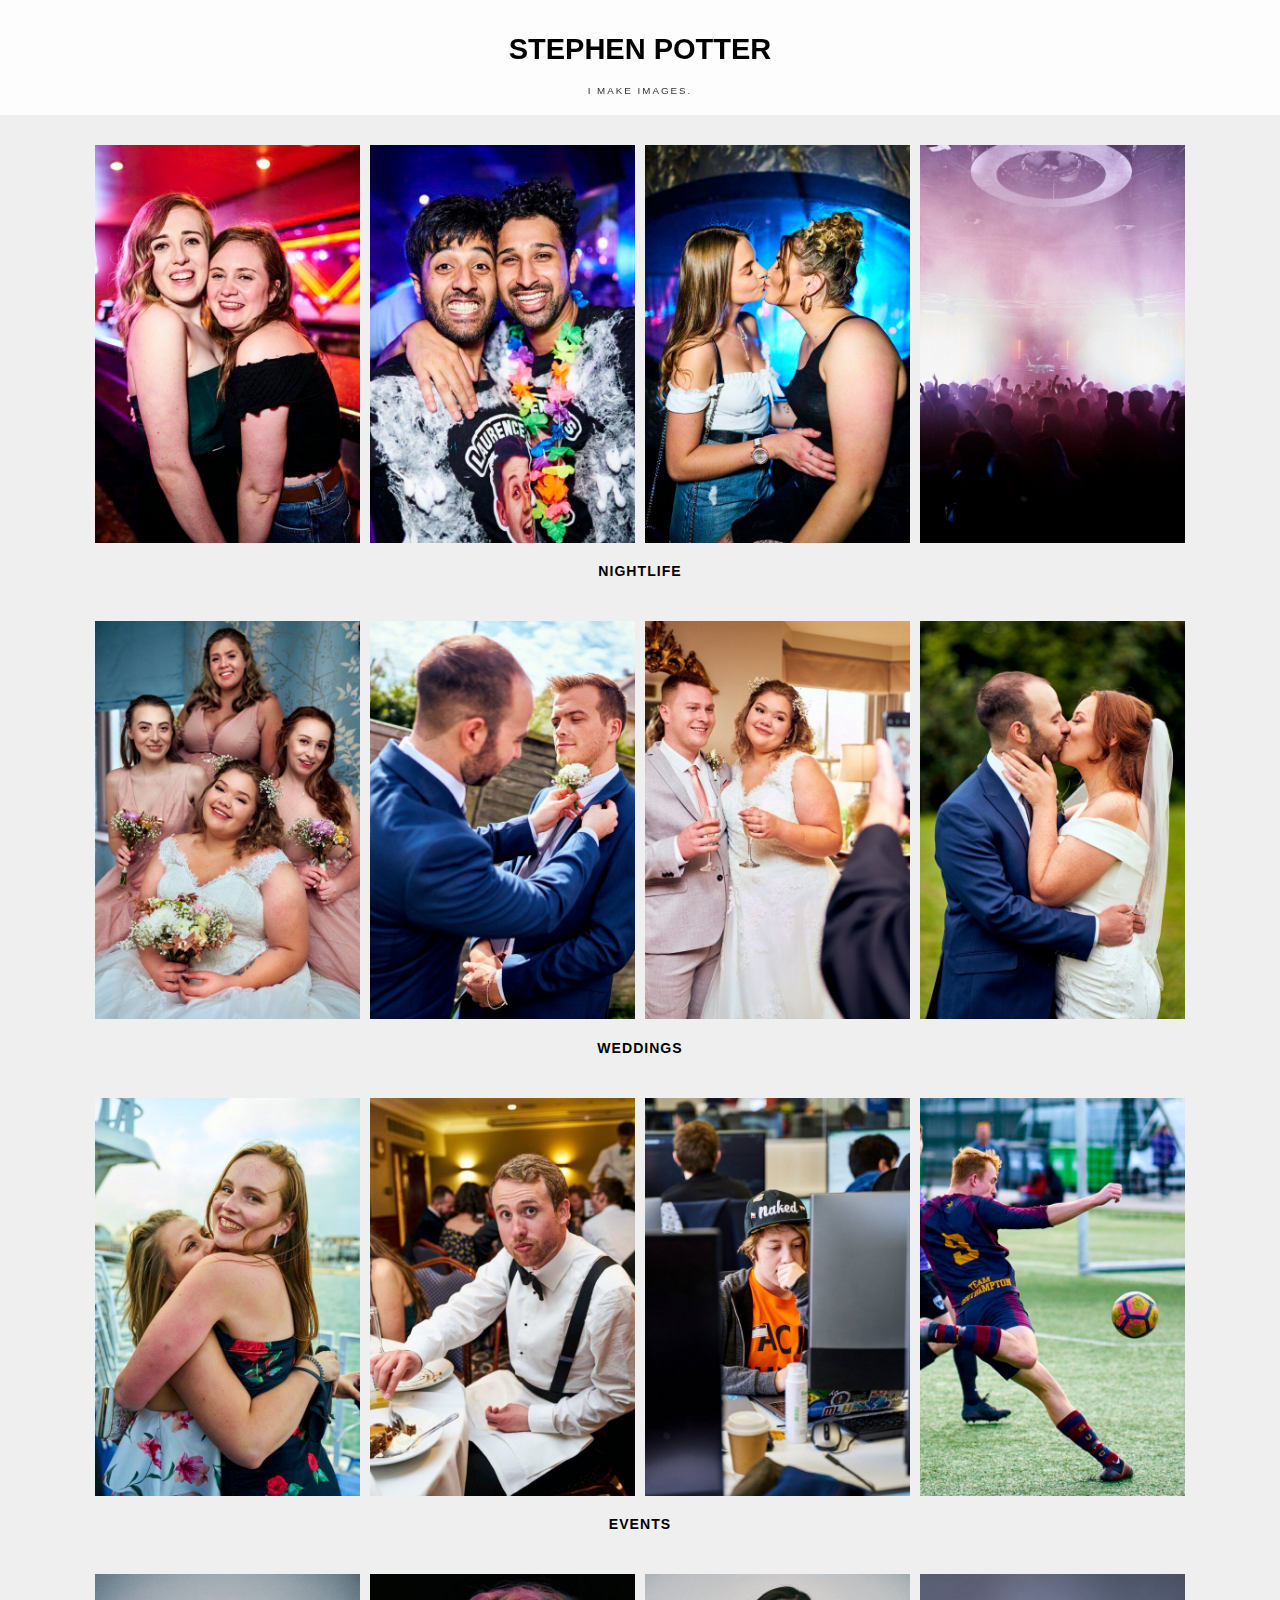
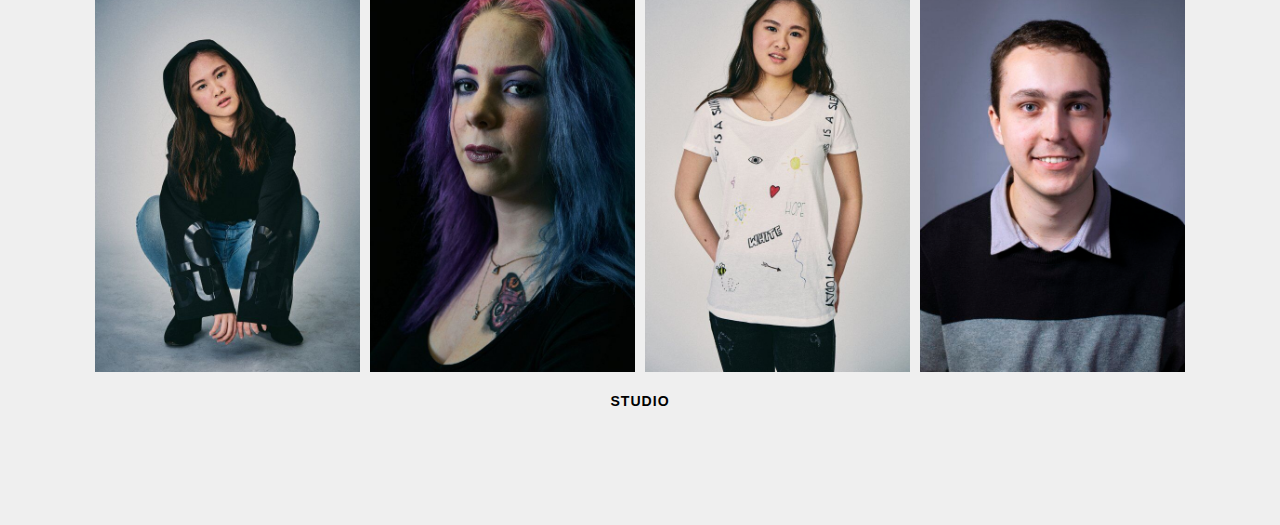
<file: index.html>
<!DOCTYPE html>
<html class="">

<head>
	<meta http-equiv="content-type" content="text/html; charset=UTF-8">
	<meta charset="utf-8">
	<meta name="description" content="I make images.">
	<meta name="author" content="Stephen Potter">
	<meta name="viewport" content="width=device-width, initial-scale=1, minimum-scale=1">
	<title>Stephen Potter | Professional photographer and videographer
		based in Reading, UK. Shoots nightlife, weddings, corporate events, and
		more. </title>
	<link rel="stylesheet" type="text/css" href="styles/normalize.css">
	<link rel="stylesheet" type="text/css" href="styles/style.css">
	<link rel="icon" type="image/x-icon" href="images/favicon.ico">
</head>

<body>
	<header class="main">
		<div class="inner">
			<h1>
				<a href="./index.html" title="Home">Stephen Potter</a>
			</h1>
			<div class="site_tagline">
				I make images. </div>
		</div>
	</header>
	<div id="outer">
		<div id="container" style="top: 112px; padding-bottom: 74px;">
			<ul class="content-list">
				<li>
					<a href="./nightlife/index.html" title="Nightlife">
						<span class="covers crop n4">
							<span class="cover">
								<img class="content fade-in-image" src="images/covers/DSC05023,285.428.100.0.crop.2x.1558265626.jpg"
									alt="DSC05023.jpg" width="285" loading="lazy" height="428">
							</span>
							<span class="cover">
								<img class="content fade-in-image" src="images/covers/DSC05877,285.428.100.0.crop.2x.1564934576.jpg"
									alt="DSC05877.jpg" width="285" loading="lazy" height="428">
							</span>
							<span class="cover">
								<img class="content fade-in-image" src="images/covers/DSC04924,285.428.100.0.crop.2x.1558265585.jpg"
									alt="DSC04924.jpg" width="285" loading="lazy" height="428">
							</span>
							<span class="cover">
								<img class="content fade-in-image" src="images/covers/DSC07635,285.428.100.0.crop.2x.1558265739.jpg"
									alt="DSC07635.jpg" width="285" loading="lazy" height="428">
							</span>
						</span>
					</a>
					<span class=" img-data">
						<span class="img-caption">
							<h4><a href="./nightlife/index.html" title="Nightlife">Nightlife</a></h4>
						</span>
					</span>
				</li>
				<li>
					<a href="./weddings/index.html" title="Weddings">
						<span class="covers crop n4">
							<span class="cover">
								<img class="content fade-in-image"
									src="images/covers/13-28-SP-01197,285.428.100.0.crop.2x.1607881116.jpg" alt="13-28-SP-01197.jpg"
									loading="lazy" width="285" height="428">
							</span>
							<span class="cover">
								<img class="content fade-in-image"
									src="images/covers/10-56-SP-09215,285.428.100.0.crop.2x.1600046858.jpg" alt="10-56-SP-09215.jpg"
									loading="lazy" width="285" height="428">
							</span>
							<span class="cover">
								<img class="content fade-in-image"
									src="images/covers/13-57-SP-02102,285.428.100.0.crop.2x.1608053249.jpg" alt="13-57-SP-02102.jpg"
									loading="lazy" width="285" height="428">
							</span>
							<span class="cover">
								<img class="content fade-in-image"
									src="images/covers/13-40-SP-09627,285.428.100.0.crop.2x.1600046588.jpg" alt="13-40-SP-09627.jpg"
									loading="lazy" width="285" height="428">
							</span>
						</span>
					</a>
					<span class="img-data">
						<span class="img-caption">
							<h4><a href="./weddings/index.html" title="Weddings">Weddings</a></h4>
						</span>
					</span>
				</li>
				<li>
					<a href="./events/index.html" title="Events">
						<span class="covers crop n4">
							<span class="cover">
								<img class="content fade-in-image" src="images/covers/DSC05436,285.428.100.0.crop.2x.1558265405.jpg"
									alt="DSC05436.jpg" width="285" loading="lazy" height="428">
							</span>
							<span class="cover">
								<img class="content fade-in-image" src="images/covers/DSC01611,285.428.100.0.crop.2x.1558264858.jpg"
									alt="DSC01611.jpg" width="285" loading="lazy" height="428">
							</span>
							<span class="cover">
								<img class="content fade-in-image" src="images/covers/DSC08726,285.428.100.0.crop.2x.1555093748.jpg"
									alt="DSC08726.jpg" width="285" loading="lazy" height="428">
							</span>
							<span class="cover">
								<img class="content fade-in-image" src="images/covers/DSC00337,285.428.100.0.crop.2x.1555094001.jpg"
									alt="DSC00337.jpg" width="285" loading="lazy" height="428">
							</span>
						</span>
					</a>
					<span class="img-data">
						<span class="img-caption">
							<h4><a href="./events/index.html" title="Events">Events</a></h4>
						</span>
					</span>
				</li>
				<li>
					<a href="./studio/index.html" title="Studio">
						<span class="covers crop n4">
							<span class="cover">
								<img class="content fade-in-image"
									src="images/covers/Capture-One-Session0009-2,285.428.100.0.crop.2x.1536761729.jpg" loading="lazy"
									alt="Capture-One-Session0009-2.jpg" width="285" height="428">
							</span>
							<span class="cover">
								<img class="content fade-in-image" src="images/covers/DSC09031,285.428.100.0.crop.2x.1536761729.jpg"
									alt="DSC09031.jpg" width="285" loading="lazy" height="428">
							</span>
							<span class="cover">
								<img class="content fade-in-image"
									src="images/covers/Capture-One-Session0603,285.428.100.0.crop.2x.1536761729.jpg" loading="lazy"
									alt="Capture-One-Session0603.jpg" width="285" height="428">
							</span>
							<span class="cover">
								<img class="content fade-in-image" src="images/covers/DSC0534,285.428.100.0.crop.2x.1571425121.jpg"
									alt="DSC0534.jpg" width="285" loading="lazy" height="428">
							</span>
						</span>
					</a>
					<span class="img-data">
						<span class="img-caption">
							<h4><a href="./studio/index.html" title="Studio">Studio</a></h4>
						</span>
					</span>
					</a>
				</li>
			</ul>
		</div>
	</div>
</body>

</html>
</file>
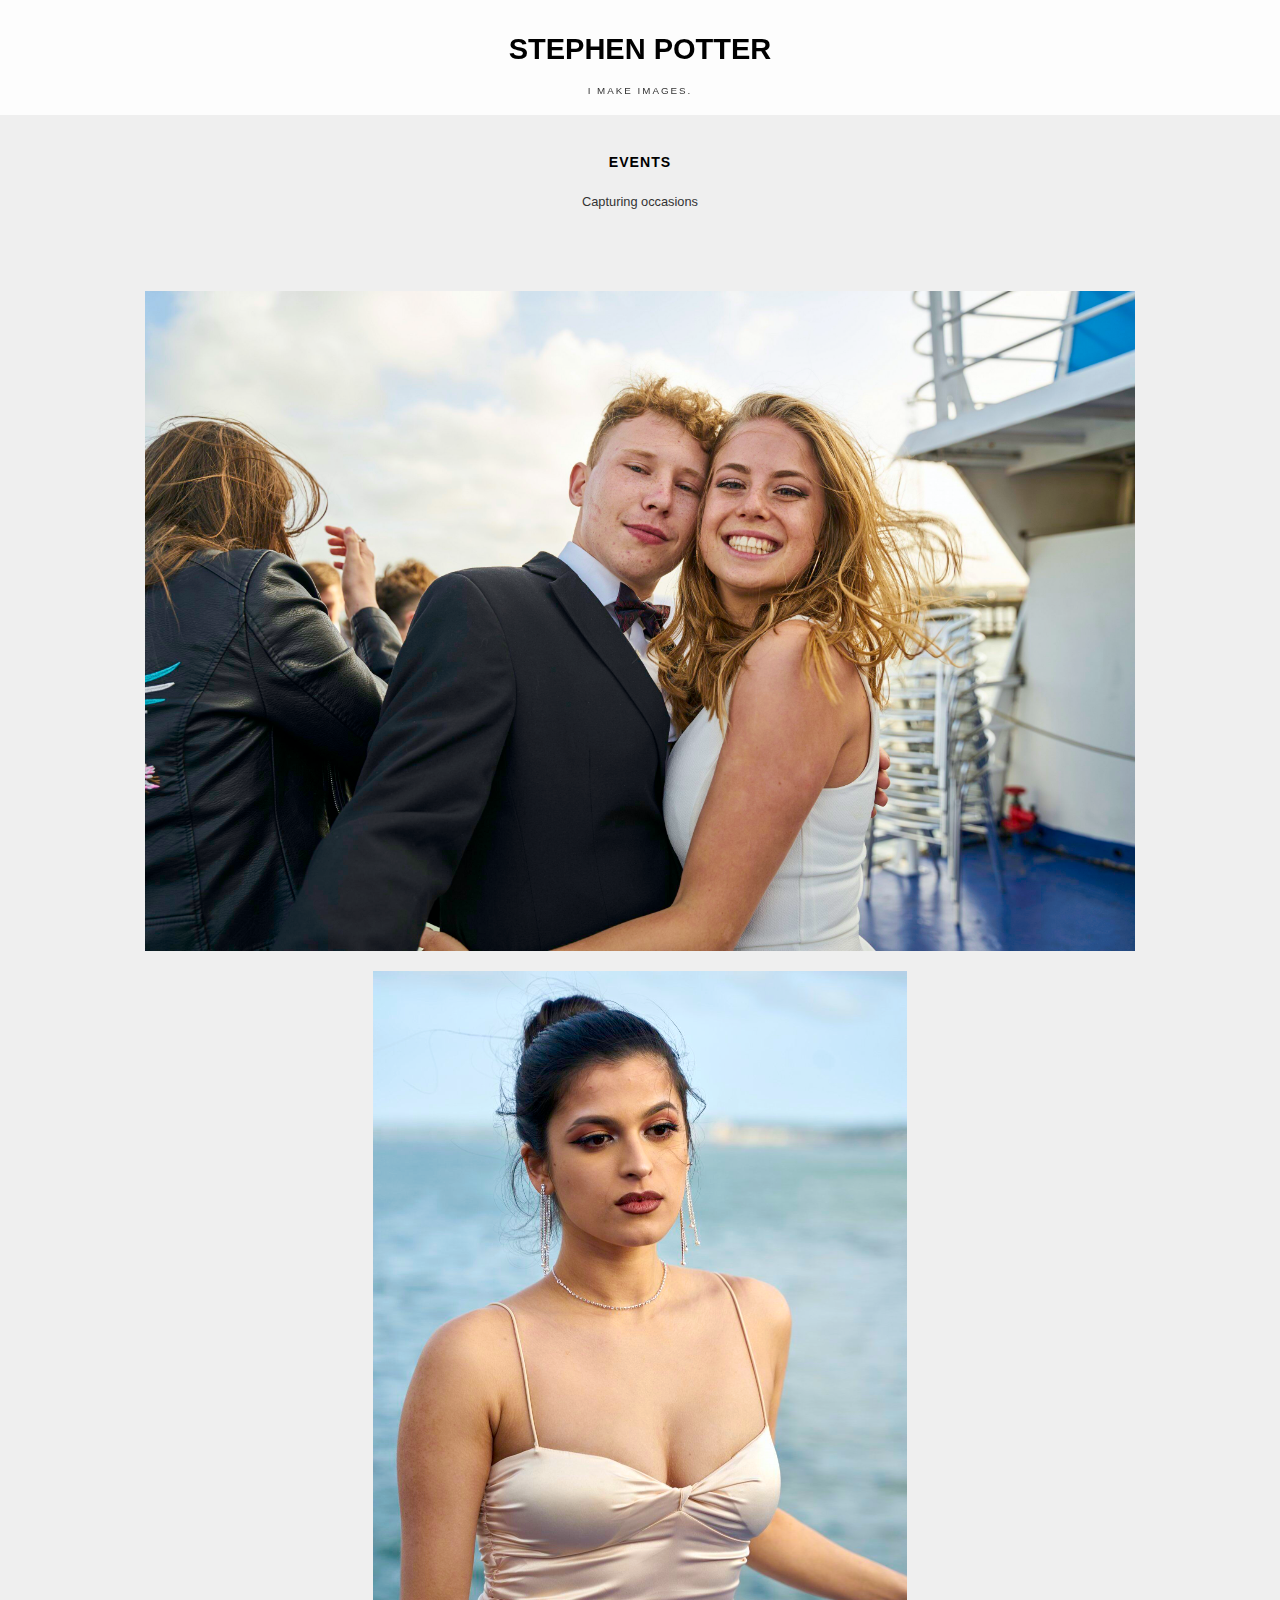
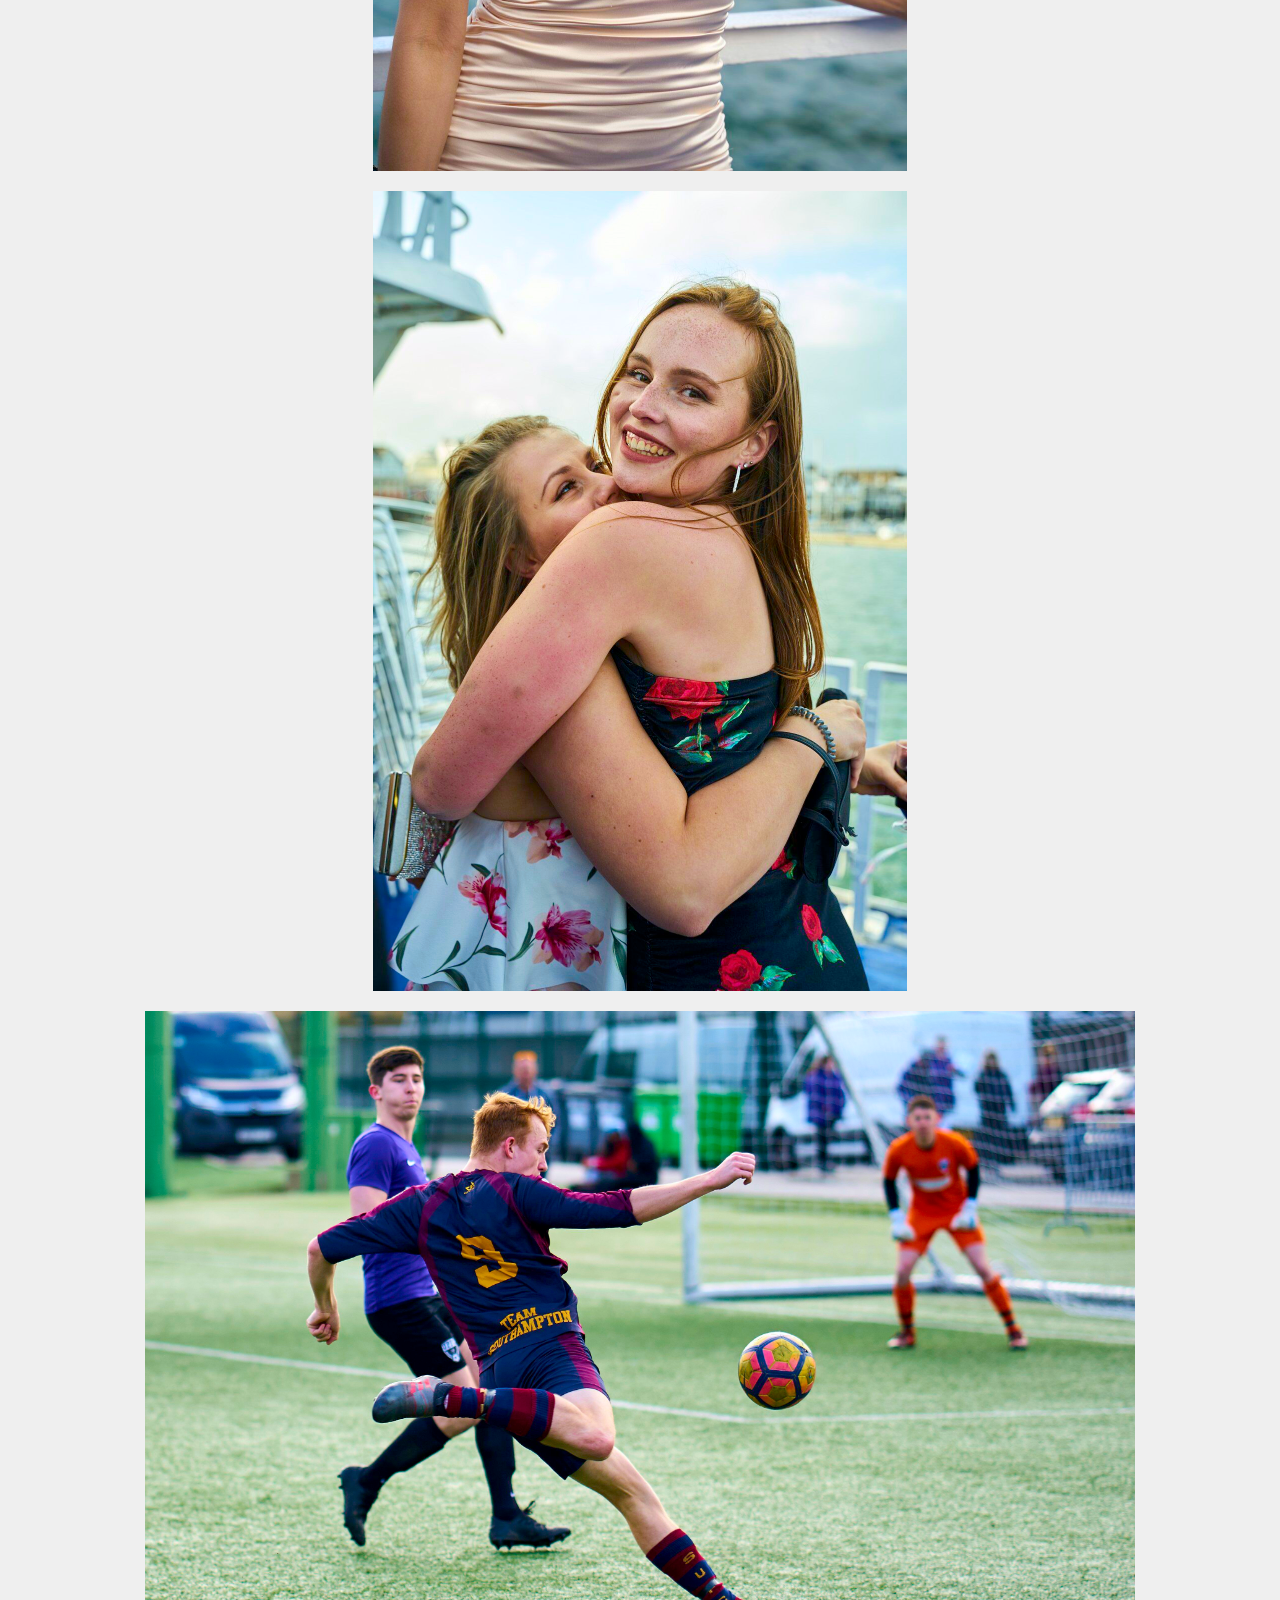
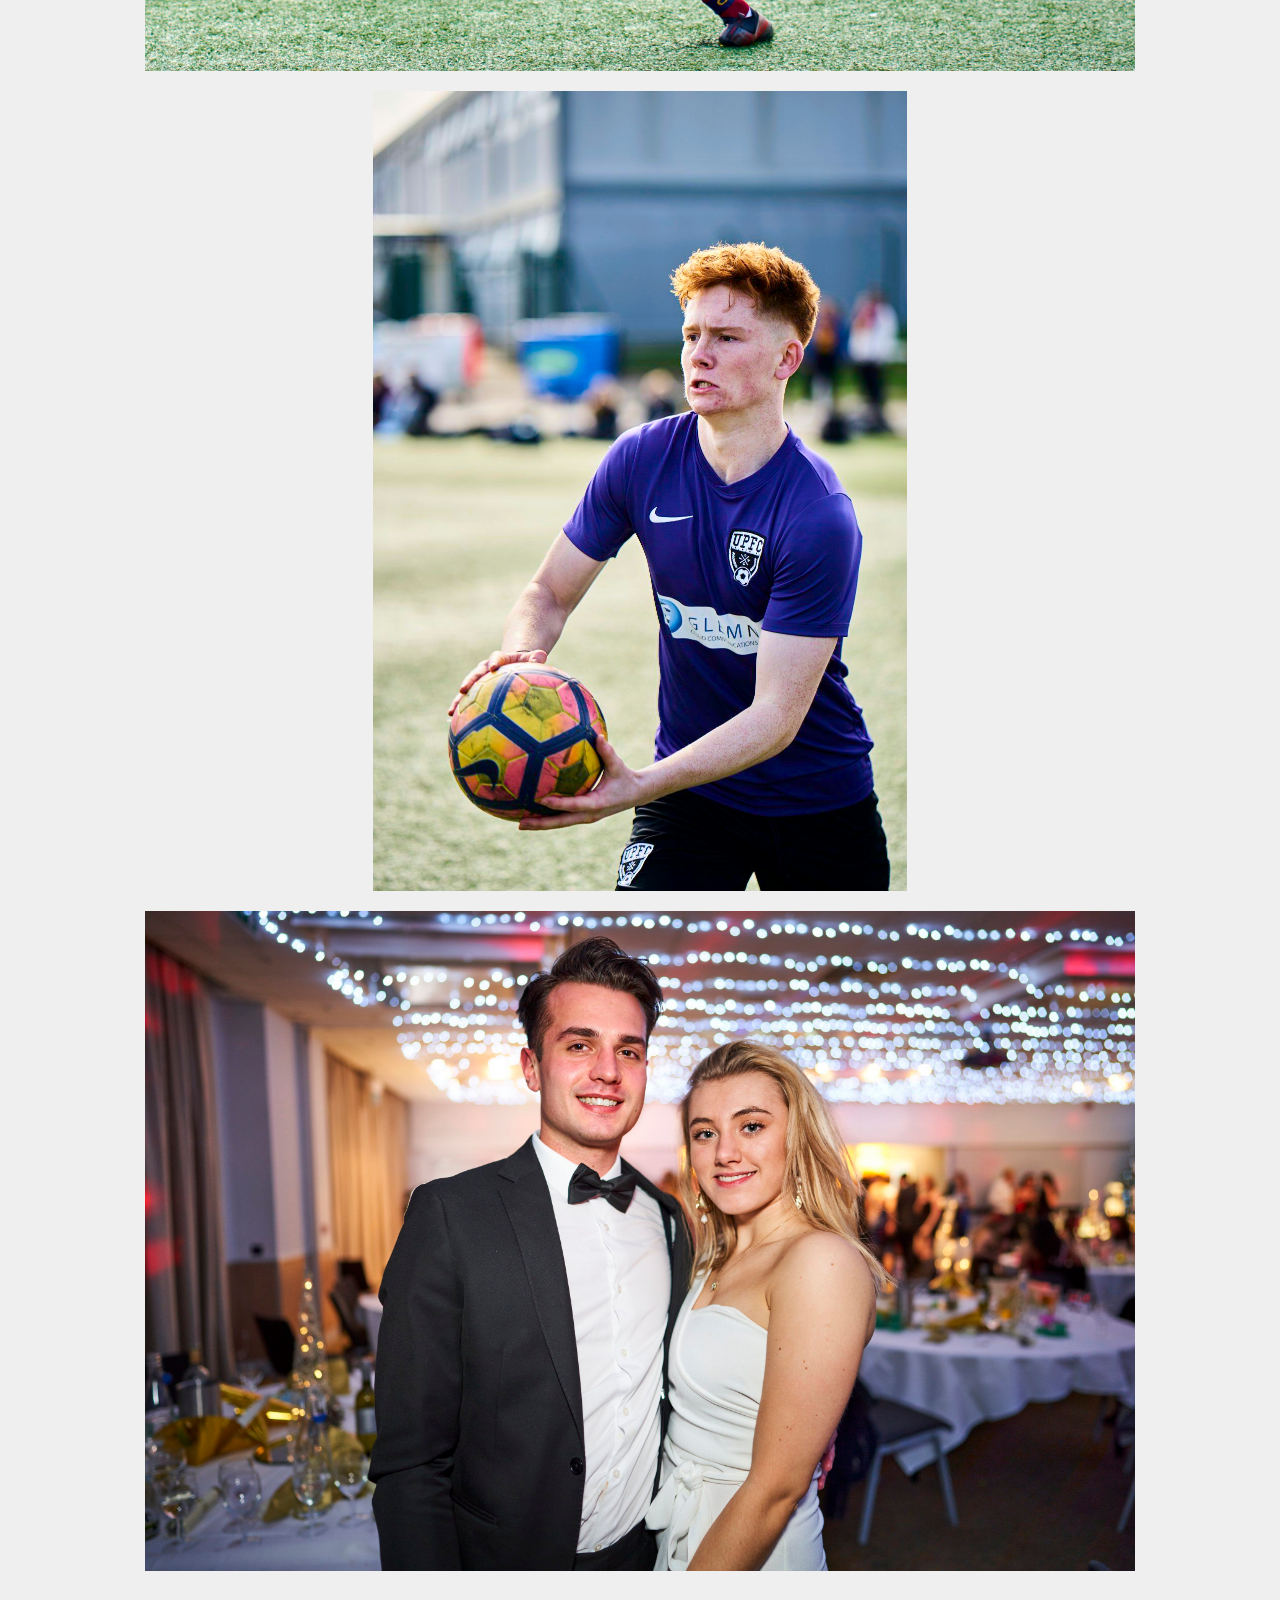
<file: events/index.html>
<!DOCTYPE html>
<html class="">

<head>
	<meta http-equiv="content-type" content="text/html; charset=UTF-8">
	<meta charset="utf-8">
	<meta http-equiv="X-UA-Compatible" content="IE=edge,chrome=1">
	<meta name="description" content="Capturing occasions">
	<meta name="author" content="Stephen Potter">
	<meta name="viewport" content="width=device-width, initial-scale=1, minimum-scale=1">
	<link rel="stylesheet" type="text/css" href="../styles/normalize.css">
	<link rel="stylesheet" type="text/css" rel="stylesheet" type="text/css" href="../styles/style.css">
	<link rel="icon" type="image/x-icon" href="../images/favicon.ico">
	<title>Events - Stephen Potter</title>
	<meta property="og:site_name" content="Stephen Potter">
	<meta property="og:title" content="Events">
</head>

<body>
	<header class="main">
		<div class="inner">
			<h1>
				<a href="../index.html" title="Home">Stephen Potter</a>
			</h1>
			<div class="site_tagline">
				I make images. </div>
		</div>
	</header>
	<div id="outer">
		<div id="container" style="top: 113px; padding-bottom: 75px;">
			<div class="top">
				<h4>Events</h4>
				<p>Capturing occasions</p>
			</div>
			<ul class="content-list">
				<li>
					<span class="img-wrap">
						<img class="content fade-in-image" src="./images/DSC05425,xlarge.2x.1558265373.jpg" alt="DSC05425.jpg"
							width="1180" height="787" loading="lazy">
					</span>
				</li>
				<li>
					<span class="img-wrap">
						<img class="content fade-in-image" src="./images/DSC05443,medium_large.2x.1558265341.jpg" alt="DSC05443.jpg"
							width="534" height="800" loading="lazy">
					</span>
				</li>
				<li>
					<span class="img-wrap">
						<img class="content fade-in-image" src="./images/DSC05436,medium_large.2x.1558265405.jpg" alt="DSC05436.jpg"
							width="534" height="800" loading="lazy">
					</span>
				</li>
				<li>
					<span class="img-wrap">
						<img class="content fade-in-image" src="./images/DSC00337,xlarge.2x.1555094001.jpg" alt="DSC00337.jpg"
							height="788" loading="lazy">
					</span>
				</li>
				<li>
					<span class="img-wrap">
						<img class="content fade-in-image" src="./images/DSC00514,medium_large.2x.1555093964.jpg" alt="DSC00514.jpg"
							width="534" height="800" loading="lazy">
					</span>
				</li>
				<li>
					<span class="img-wrap">
						<img class="content fade-in-image" src="./images/DSC00840,xlarge.2x.1576151114.jpg" alt="DSC00840.jpg"
							width="1180" height="787" loading="lazy">
					</span>
				</li>
				<li>
					<span class="img-wrap">
						<img class="content fade-in-image" src="./images/DSC00309-1,medium_large.2x.1576321605.jpg"
							alt="DSC00309-1.jpg" width="533" height="800" loading="lazy">
					</span>
				</li>
				<li>
					<span class="img-wrap">
						<img class="content fade-in-image" src="./images/DSC06377,xlarge.2x.1596805546.jpg" alt="DSC06377.jpg"
							width="1180" height="787" loading="lazy">
					</span>
				</li>
				<li>
					<span class="img-wrap">
						<img class="content fade-in-image" src="./images/DSC06039,medium_large.2x.1596805534.jpg" alt="DSC06039.jpg"
							width="534" height="800" loading="lazy">
					</span>
				</li>
				<li>
					<span class="img-wrap">
						<img class="content fade-in-image" src="./images/DSC01611,xlarge.2x.1558264858.jpg" alt="DSC01611.jpg"
							width="1180" height="787" loading="lazy">
					</span>
				</li>
				<li>
					<span class="img-wrap">
						<img class="content fade-in-image" src="./images/DSC01471,medium_large.2x.1558264926.jpg" alt="DSC01471.jpg"
							width="534" height="800" loading="lazy">
					</span>
				</li>
				<li>
					<span class="img-wrap">
						<img class="content fade-in-image" src="./images/DSC01430,xlarge.2x.1558264962.jpg" alt="DSC01430.jpg"
							width="1180" height="787" loading="lazy">
					</span>
				</li>
				<li>
					<span class="img-wrap">
						<img class="content fade-in-image" src="./images/DSC01600,medium_large.2x.1558264895.jpg" alt="DSC01600.jpg"
							width="534" height="800" loading="lazy">
					</span>
				</li>
				<li>
					<span class="img-wrap">
						<img class="content fade-in-image" src="./images/DSC08726,medium_large.2x.1555093748.jpg" alt="DSC08726.jpg"
							width="534" height="800" loading="lazy">
					</span>
				</li>
				<li>
					<span class="img-wrap">
						<img class="content fade-in-image" src="./images/DSC09159,medium_large.2x.1555093889.jpg" alt="DSC09159.jpg"
							width="534" height="800" loading="lazy">
					</span>
				</li>
				<li>
					<span class="img-wrap">
						<img class="content fade-in-image" src="./images/DSC06540,xlarge.2x.1558264701.jpg" alt="DSC06540.jpg"
							width="1180" height="787" loading="lazy">
					</span>
				</li>
				<li>
					<span class="img-wrap">
						<img class="content fade-in-image" src="./images/DSC03415,medium_large.2x.1558385257.jpg" alt="DSC03415.jpg"
							width="534" height="800" loading="lazy">
					</span>
				</li>
				<li>
					<span class="img-wrap">
						<img class="content fade-in-image" src="./images/DSC03531,xlarge.2x.1558385167.jpg" alt="DSC03531.jpg"
							width="1180" height="787" loading="lazy">
					</span>
				</li>
				<li>
					<span class="img-wrap">
						<img class="content fade-in-image" src="./images/DSC04300,xlarge.2x.1559990308.jpg" alt="DSC04300.jpg"
							width="1180" height="787" loading="lazy">
					</span>
				</li>
				<li>
					<span class="img-wrap">
						<img class="content fade-in-image" src="./images/DSC08684,xlarge.2x.1569940644.jpg" alt="DSC08684.jpg"
							width="1180" height="787" loading="lazy">
					</span>
				</li>
			</ul>
		</div>
	</div>
</body>

</html>
</file>
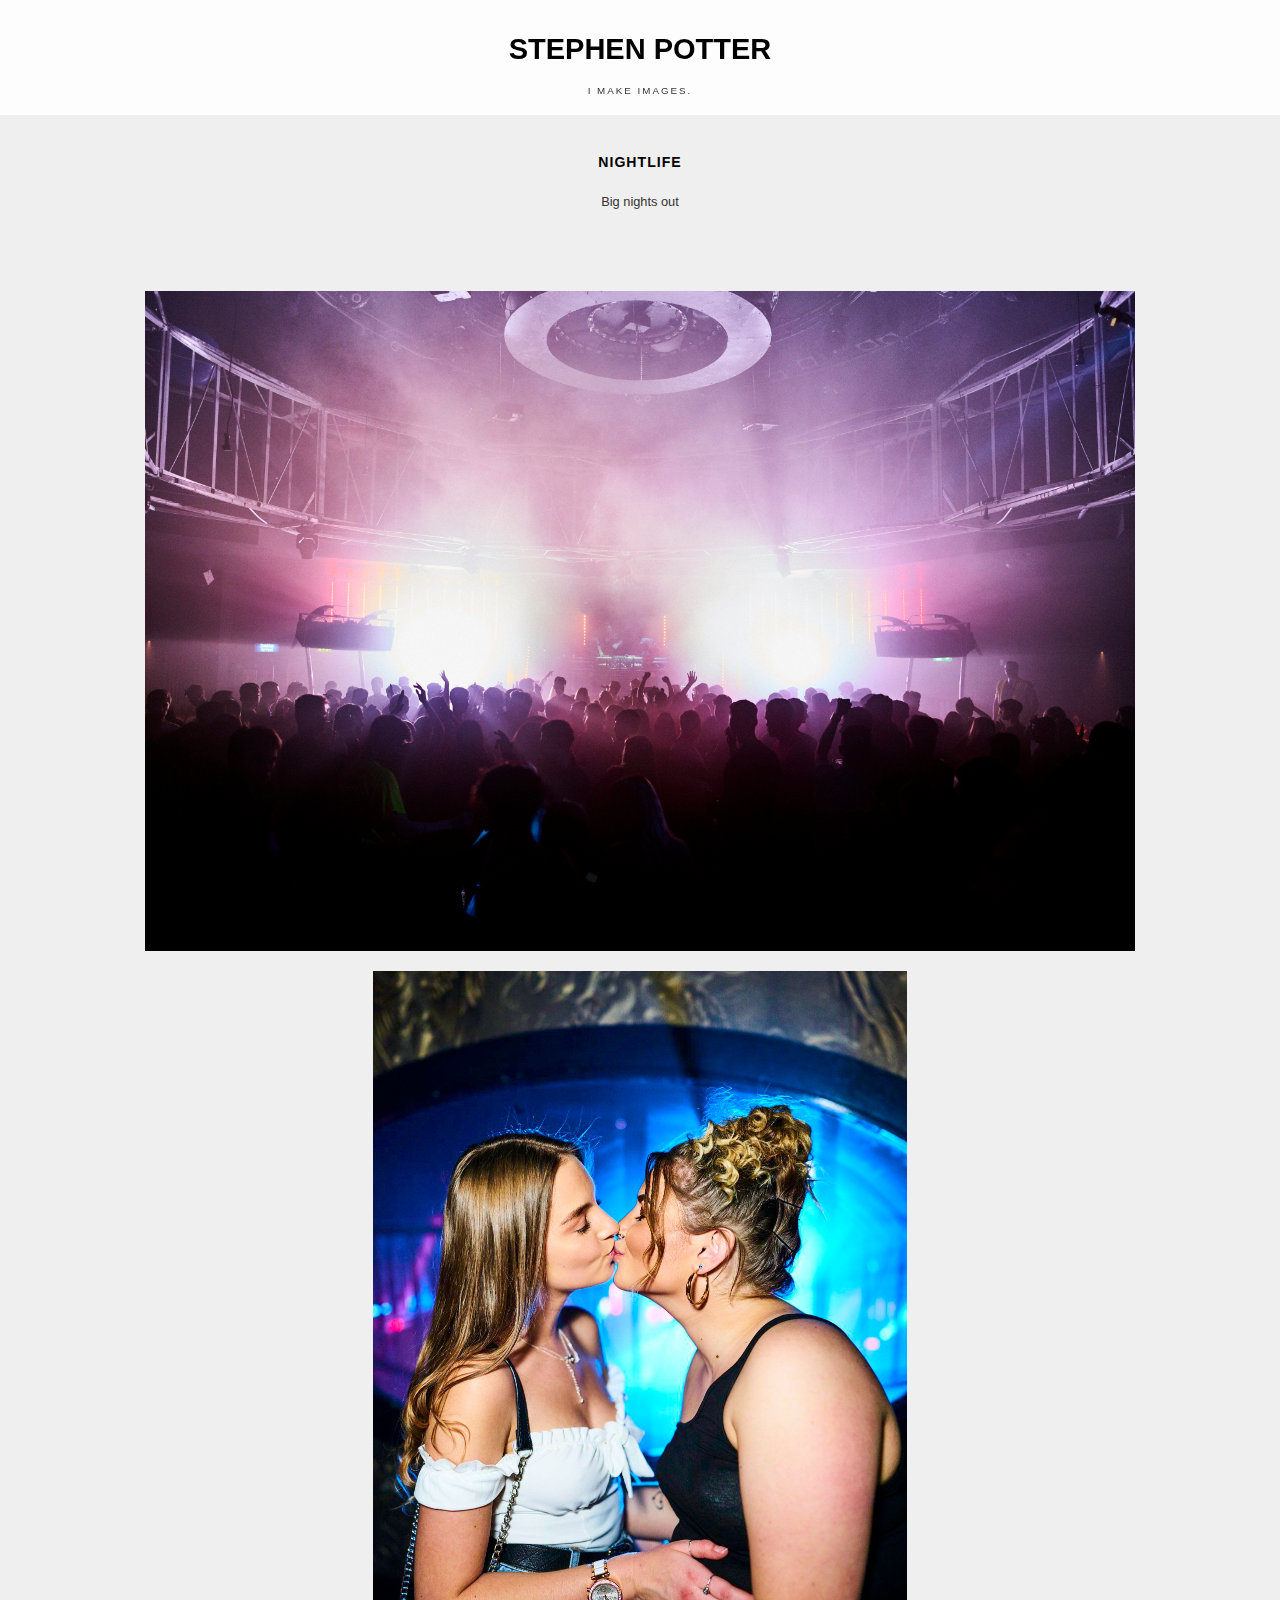
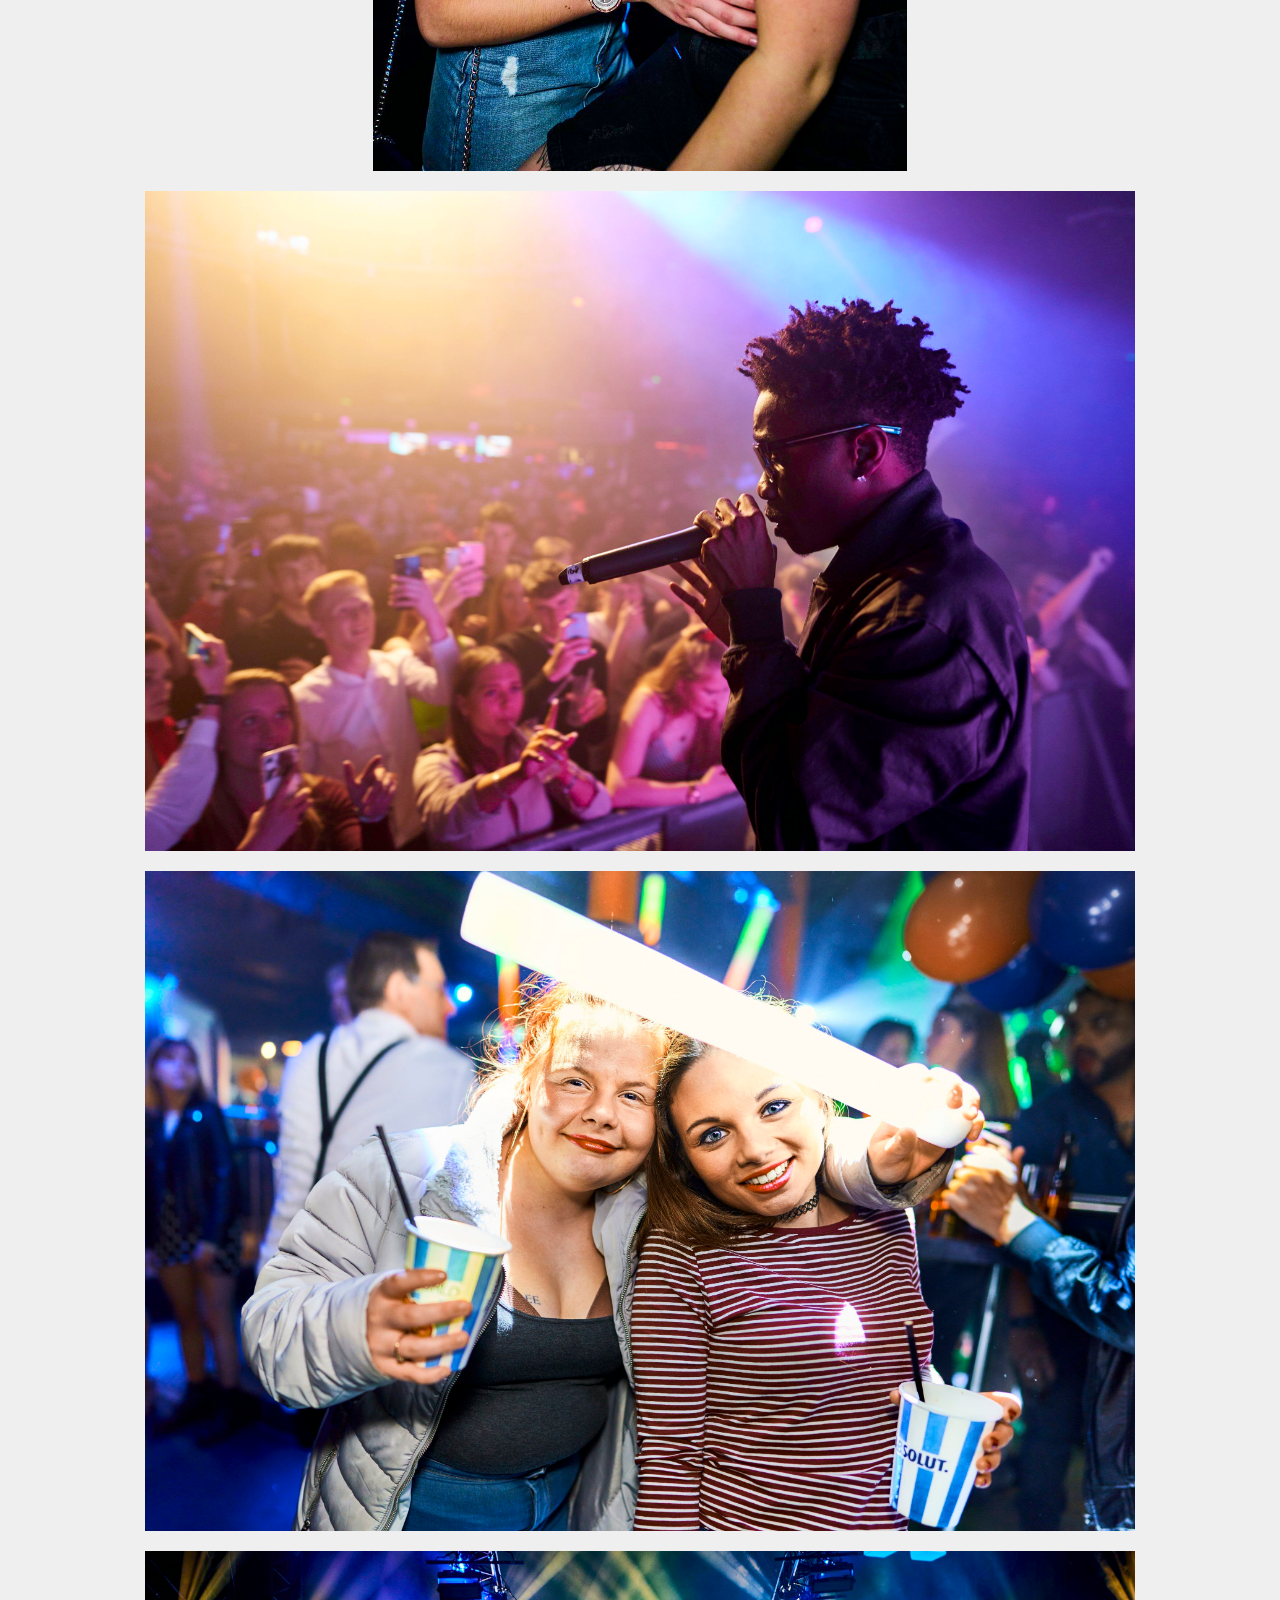
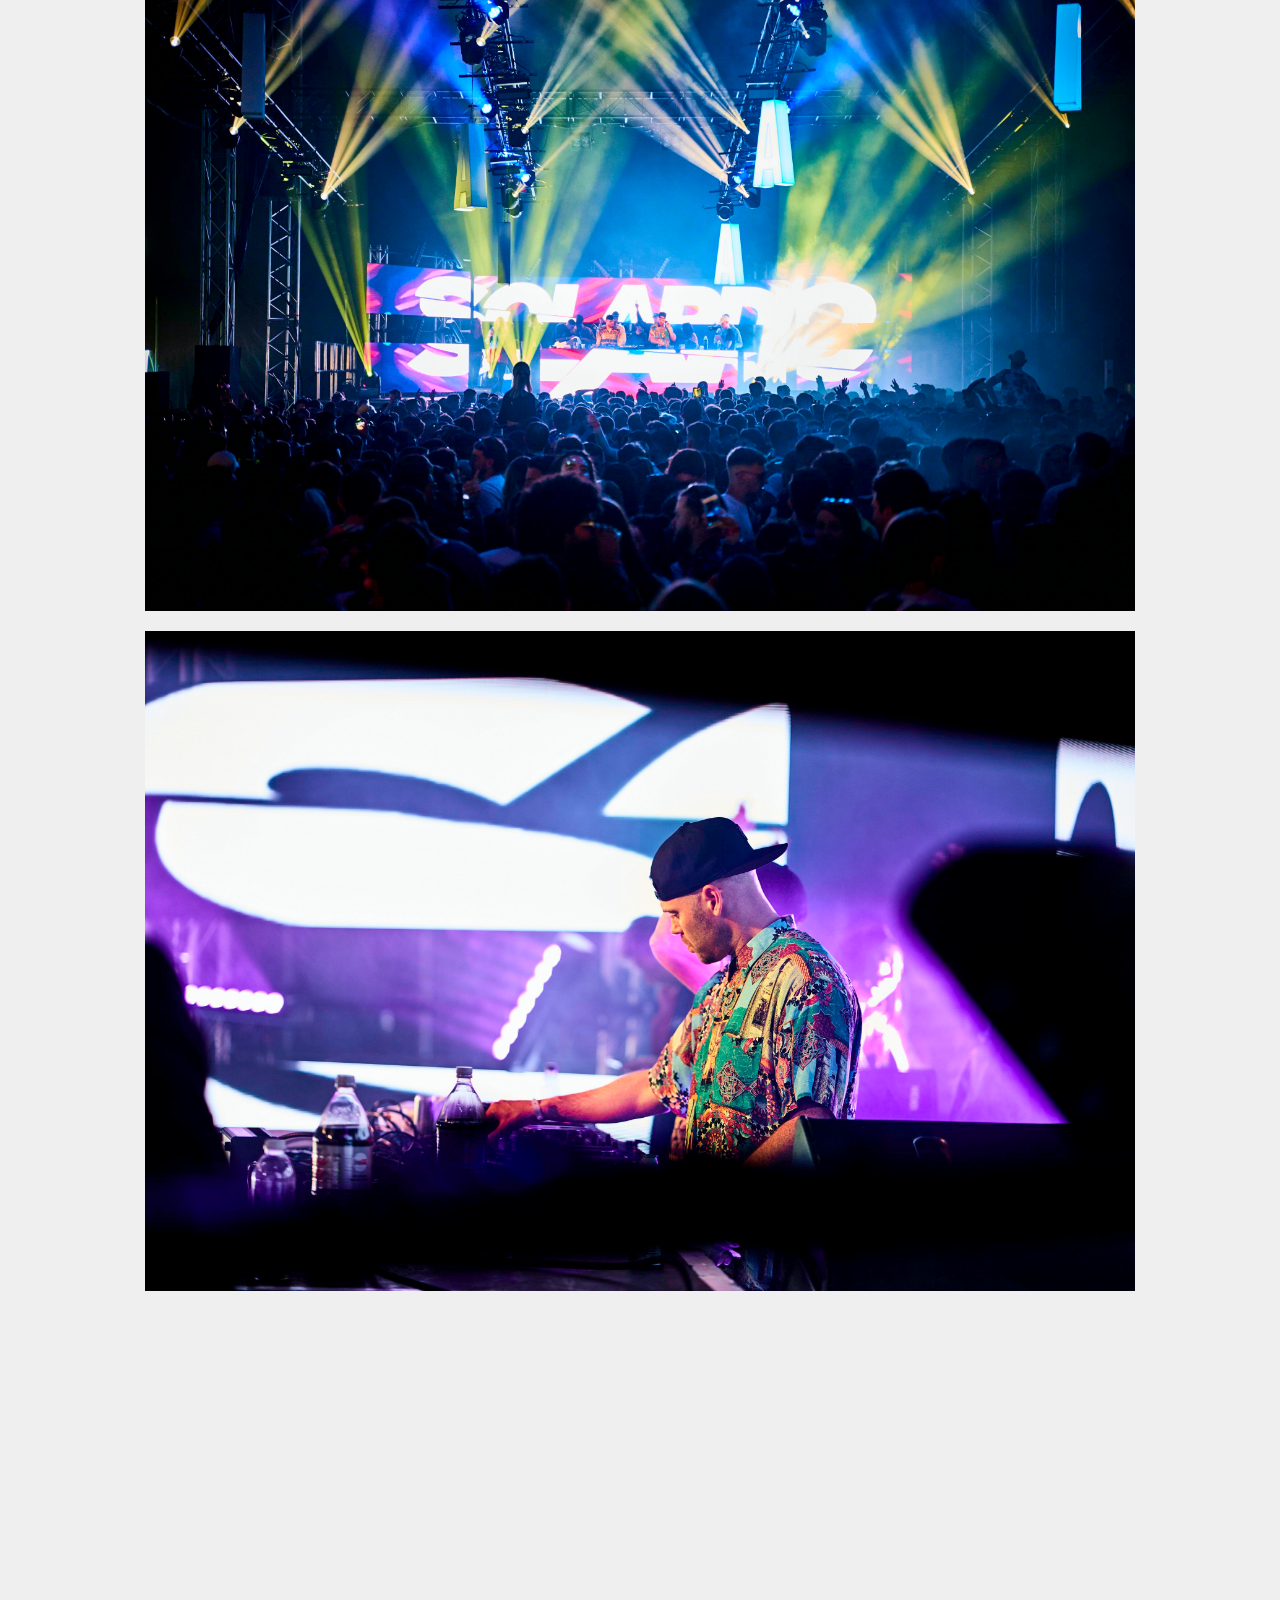
<file: nightlife/index.html>
<!DOCTYPE html>
<html class="">

<head>
	<meta http-equiv="content-type" content="text/html; charset=UTF-8">
	<meta charset="utf-8">
	<meta http-equiv="X-UA-Compatible" content="IE=edge,chrome=1">
	<meta name="description" content="Big nights out">
	<meta name="author" content="Stephen Potter">
	<meta name="viewport" content="width=device-width, initial-scale=1, minimum-scale=1">
	<link rel="stylesheet" type="text/css" href="../styles/normalize.css">
	<link rel="stylesheet" type="text/css" rel="stylesheet" type="text/css" href="../styles/style.css">
	<link rel="icon" type="image/x-icon" href="../images/favicon.ico">
	<title>Nightlife - Stephen Potter</title>
	<meta property="og:site_name" content="Stephen Potter">
	<meta property="og:title" content="Nightlife">
</head>

<body>
	<header class="main">
		<div class="inner">
			<h1>
				<a href="../index.html" title="Home">Stephen Potter</a>
			</h1>
			<div class="site_tagline">
				I make images. </div>
		</div>
	</header>
	<div id="outer">
		<div id="container" style="top: 113px; padding-bottom: 75px;">
			<div class="top">
				<h4>Nightlife</h4>
				<p>Big nights out</p>
			</div>
			<ul class="content-list">
				<li>
					<span class="img-wrap">
						<img class="content fade-in-image" src="./images/DSC07635,xlarge.2x.1558265739.jpg" alt="DSC07635.jpg"
							width="1180" height="787" loading="lazy">
					</span>
				</li>
				<li>
					<span class="img-wrap">
						<img class="content fade-in-image" src="./images/DSC04924,medium_large.2x.1558265585.jpg" alt="DSC04924.jpg"
							width="534" height="800" loading="lazy">
					</span>
				</li>
				<li>
					<span class="img-wrap">
						<img class="content fade-in-image" src="./images/DSC00791,xlarge.2x.1569940394.jpg" alt="DSC00791.jpg"
							width="1180" height="787" loading="lazy">
					</span>
				</li>
				<li>
					<span class="img-wrap">
						<img class="content fade-in-image" src="./images/DSC02813-2,xlarge.2x.1577850846.jpg" alt="DSC02813-2.jpg"
							width="1180" height="787" loading="lazy">
					</span>
				</li>
				<li>
					<span class="img-wrap">
						<img class="content fade-in-image" src="./images/DSC02118,xlarge.2x.1572890587.jpg" alt="DSC02118.jpg"
							width="1180" height="787" loading="lazy">
					</span>
				</li>
				<li>
					<span class="img-wrap">
						<img class="content fade-in-image" src="./images/DSC01999,xlarge.2x.1572890509.jpg" alt="DSC01999.jpg"
							width="1180" height="787" loading="lazy">
					</span>
				</li>
				<li>
					<span class="img-wrap">
						<img class="content fade-in-image" src="./images/DSC08293,xlarge.2x.1569942571.jpg" alt="DSC08293.jpg"
							width="1180" height="787" loading="lazy">
					</span>
				</li>
				<li>
					<span class="img-wrap">
						<img class="content fade-in-image" src="./images/DSC08279,xlarge.2x.1558266158.jpg" alt="DSC08279.jpg"
							width="1180" height="787" loading="lazy">
					</span>
				</li>
				<li>
					<span class="img-wrap">
						<img class="content fade-in-image" src="./images/DSC05023,medium_large.2x.1558265626.jpg" alt="DSC05023.jpg"
							width="534" height="800" loading="lazy">
					</span>
				</li>
				<li>
					<span class="img-wrap">
						<img class="content fade-in-image" src="./images/DSC08181,xlarge.2x.1558266060.jpg" alt="DSC08181.jpg"
							width="1180" height="787" loading="lazy">
					</span>
				</li>
				<li>
					<span class="img-wrap">
						<img class="content fade-in-image" src="./images/DSC08982,medium_large.2x.1555092912.jpg" alt="DSC08982.jpg"
							width="534" height="800" loading="lazy">
					</span>
				</li>
				<li>
					<span class="img-wrap">
						<img class="content fade-in-image" src="./images/DSC06482,xlarge.2x.1575755441.jpg" alt="DSC06482.jpg"
							width="1180" height="787" loading="lazy">
					</span>
				</li>
				<li>
					<span class="img-wrap">
						<img class="content fade-in-image" src="./images/DSC00863,medium_large.2x.1569940849.jpg" alt="DSC00863.jpg"
							width="534" height="800" loading="lazy">
					</span>
				</li>
				<li>
					<span class="img-wrap">
						<img class="content fade-in-image" src="./images/DSC07868,xlarge.2x.1569940777.jpg" alt="DSC07868.jpg"
							width="1180" height="787" loading="lazy">
					</span>
				</li>
				<li>
					<span class="img-wrap">
						<img class="content fade-in-image" src="./images/DSC05877,xlarge.2x.1564934576.jpg" alt="DSC05877.jpg"
							width="1180" height="787" loading="lazy">
					</span>
				</li>
				<li>
					<span class="img-wrap">
						<img class="content fade-in-image" src="./images/DSC06558,medium_large.2x.1566140865.jpg" alt="DSC06558.jpg"
							width="534" height="800" loading="lazy">
					</span>
				</li>
				<li>
					<span class="img-wrap">
						<img class="content fade-in-image" src="./images/DSC06680,xlarge.2x.1566141010.jpg" alt="DSC06680.jpg"
							width="1180" height="787" loading="lazy">
					</span>
				</li>
			</ul>
		</div>
	</div>
</body>

</html>
</file>
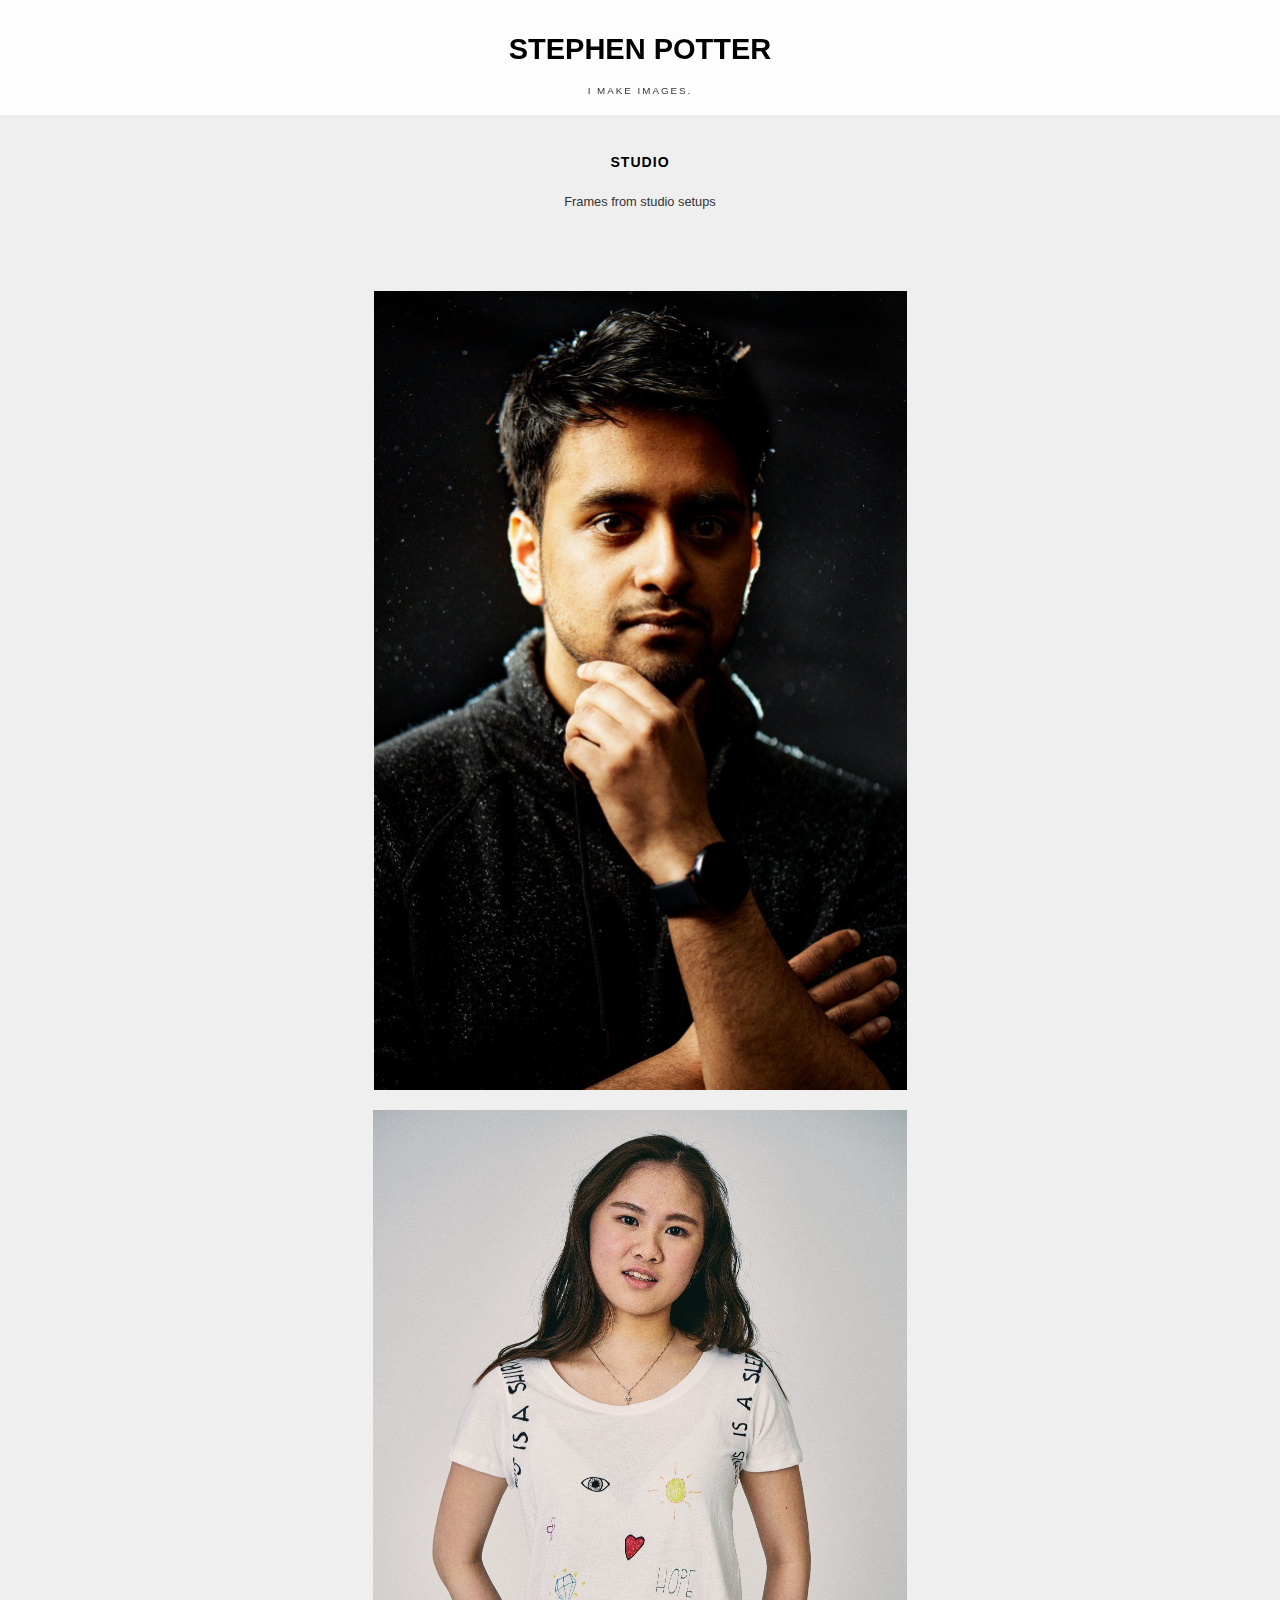
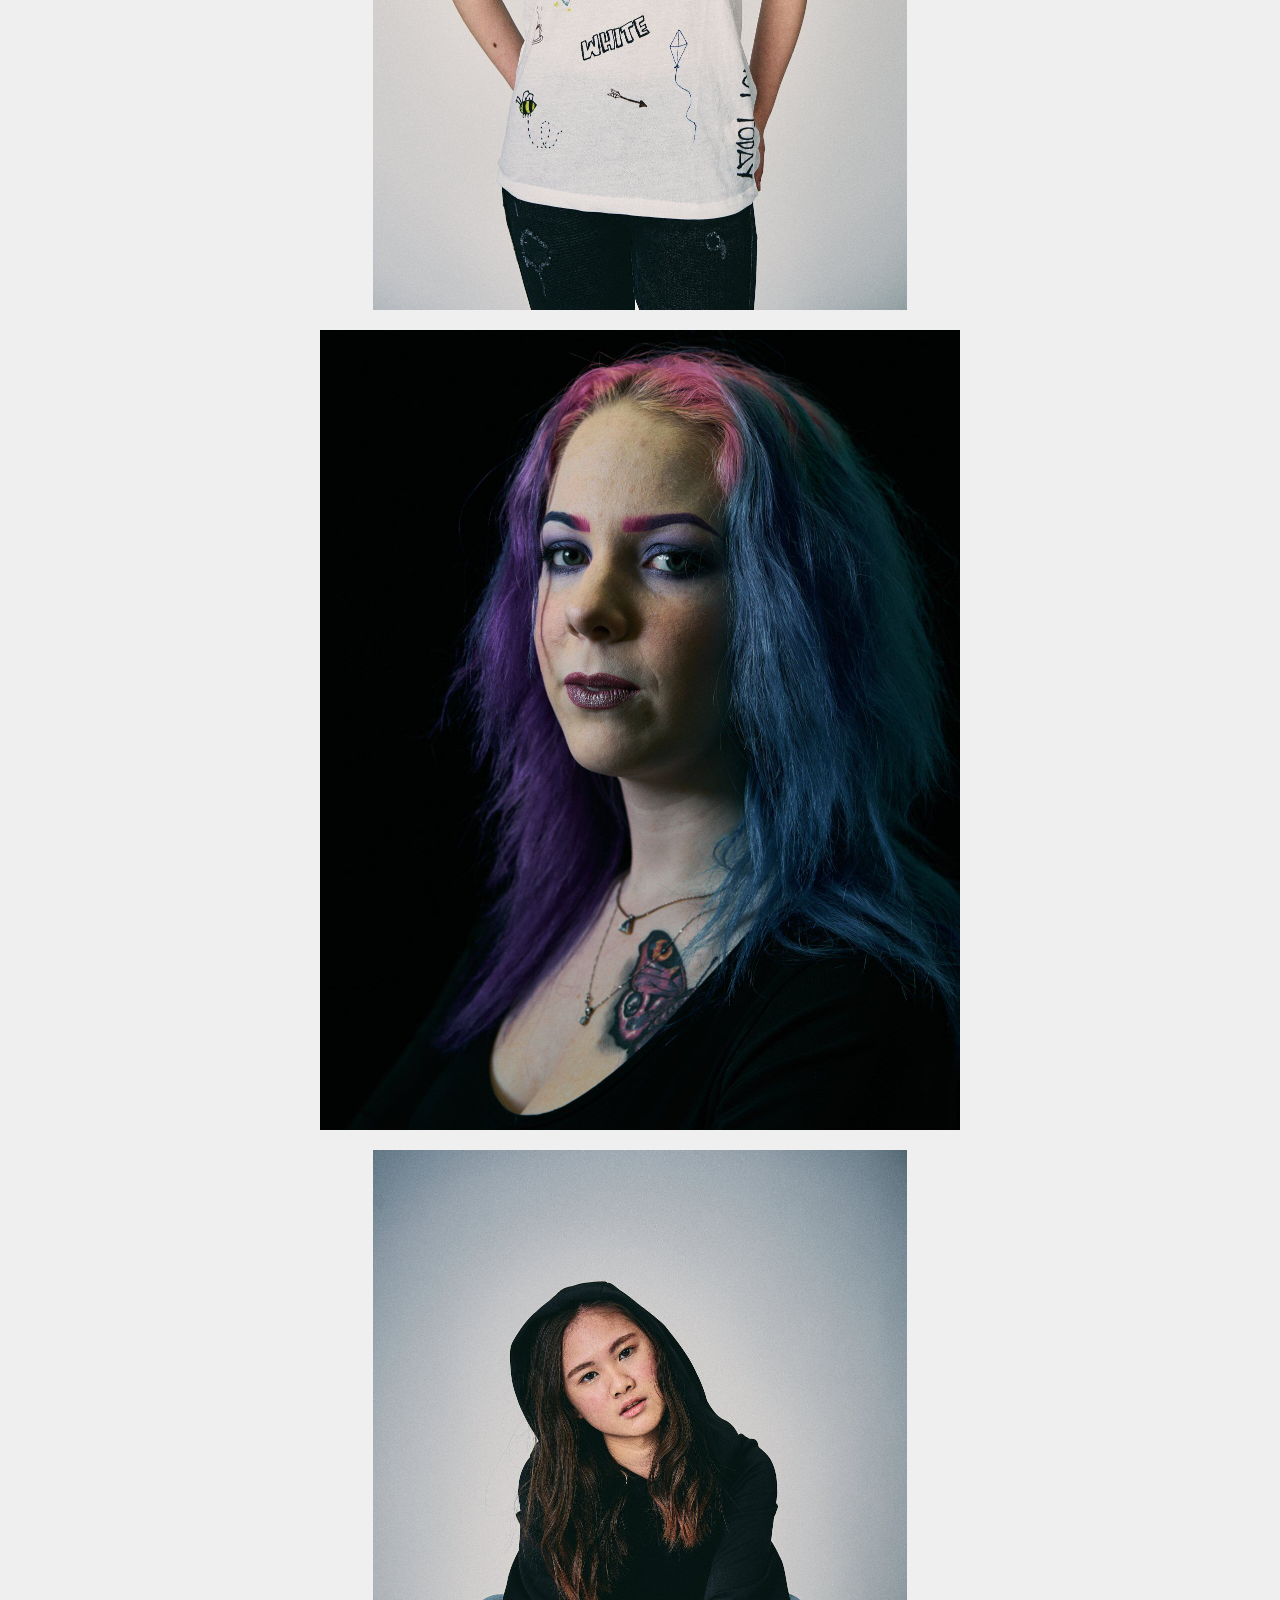
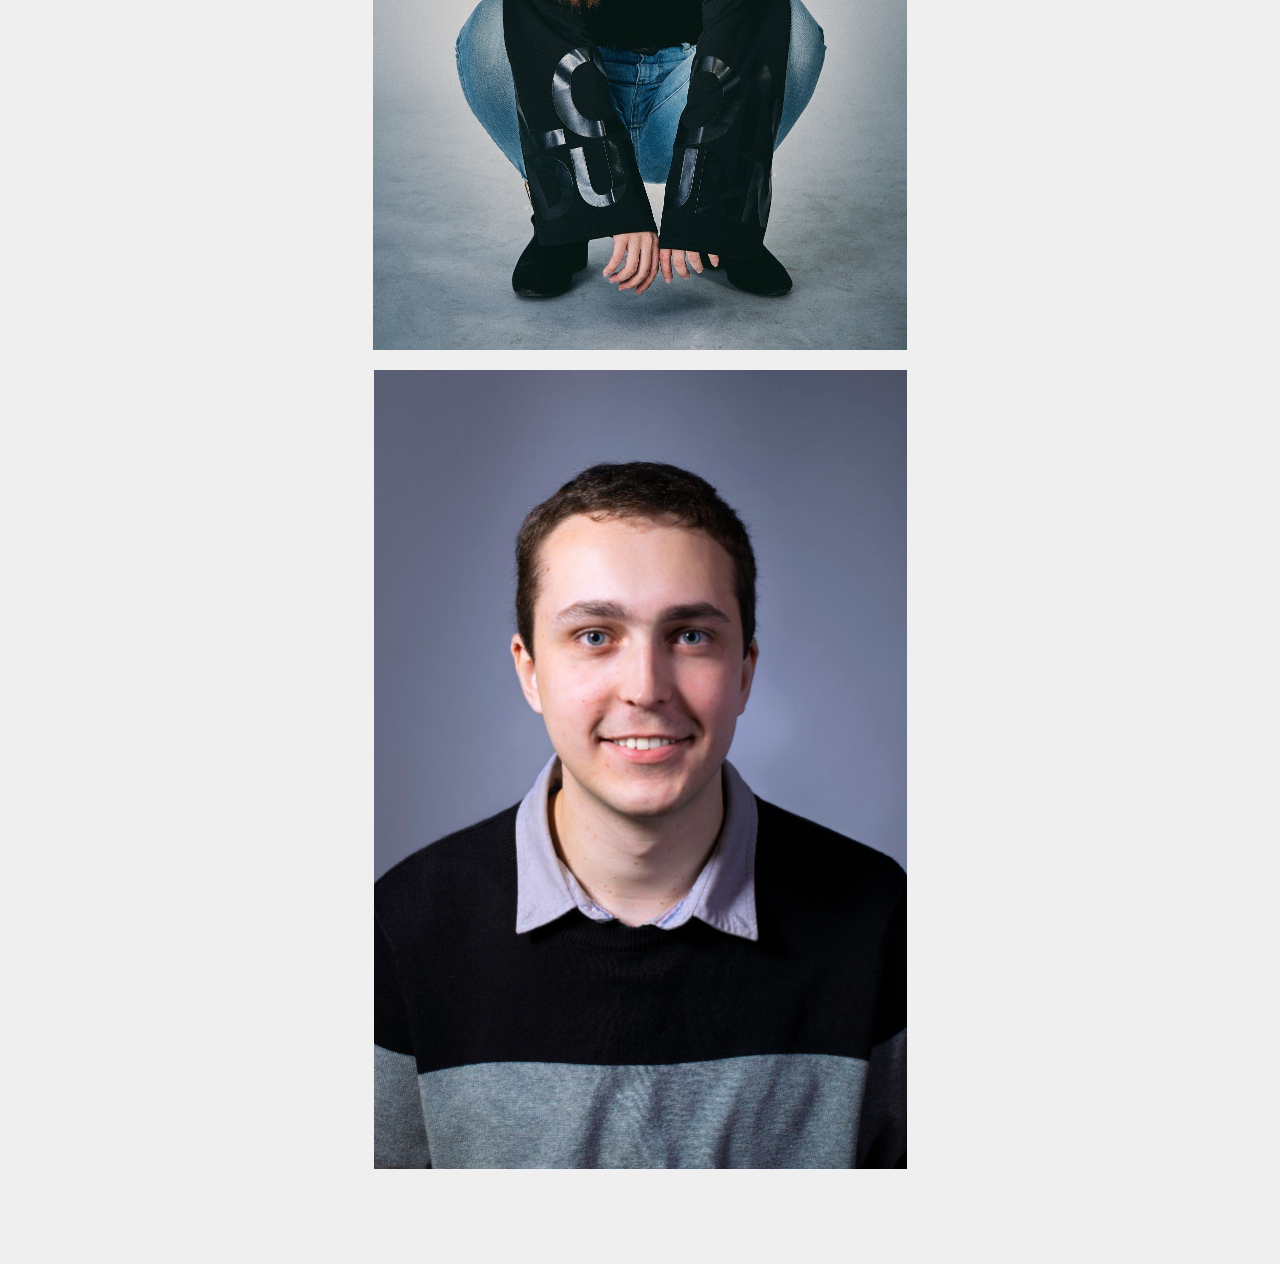
<file: studio/index.html>
<!DOCTYPE html>
<html class="">

<head>
	<meta http-equiv="content-type" content="text/html; charset=UTF-8">
	<meta charset="utf-8">
	<meta http-equiv="X-UA-Compatible" content="IE=edge,chrome=1">
	<meta name="description" content="Frames from studio setups">
	<meta name="author" content="Stephen Potter">
	<meta name="viewport" content="width=device-width, initial-scale=1, minimum-scale=1">
	<link rel="stylesheet" type="text/css" href="../styles/normalize.css">
	<link rel="stylesheet" type="text/css" rel="stylesheet" type="text/css" href="../styles/style.css">
	<link rel="icon" type="image/x-icon" href="../images/favicon.ico">
	<title>Studio - Stephen Potter</title>
	<meta property="og:site_name" content="Stephen Potter">
	<meta property="og:title" content="Studio">
</head>

<body>
	<header class="main">
		<div class="inner">
			<h1>
				<a href="../index.html" title="Home">Stephen Potter</a>
			</h1>
			<div class="site_tagline">
				I make images. </div>
		</div>
	</header>
	<div id="outer">
		<div id="container" style="top: 113px; padding-bottom: 75px;">
			<div class="top">
				<h4>Studio</h4>
				<p>Frames from studio setups</p>
			</div>
			<ul class="content-list">
				<li>
					<span class="img-wrap">
						<img class="content fade-in-image" src="./images/SP-03814-2,medium_large.2x.1583507781.jpg"
							alt="SP-03814-2.jpg" loading="lazy" width="533" height="800">
					</span>
				</li>
				<li>
					<span class="img-wrap">
						<img class="content fade-in-image" src="./images/Capture-One-Session0603,medium_large.2x.1536761729.jpg"
							alt="Capture-One-Session0603.jpg" loading="lazy" width="534" height="800">
					</span>
				</li>
				<li>
					<span class="img-wrap">
						<img class="content fade-in-image" src="./images/DSC09031,medium_large.2x.1536761729.jpg" alt="DSC09031.jpg"
							loading="lazy" width="640" height="800">
					</span>
				</li>
				<li>
					<span class="img-wrap">
						<img class="content fade-in-image" src="./images/Capture-One-Session0009-2,medium_large.2x.1536761729.jpg"
							loading="lazy" alt="Capture-One-Session0009-2.jpg" width="534" height="800">
					</span>
				</li>
				<li>
					<span class="img-wrap">
						<img class="content fade-in-image" src="./images/DSC0534,medium_large.2x.1571425121.jpg" loading="lazy"
							alt="DSC0534.jpg" width="533" height="800">
					</span>
				</li>
			</ul>
		</div>
	</div>
</body>

</html>
</file>
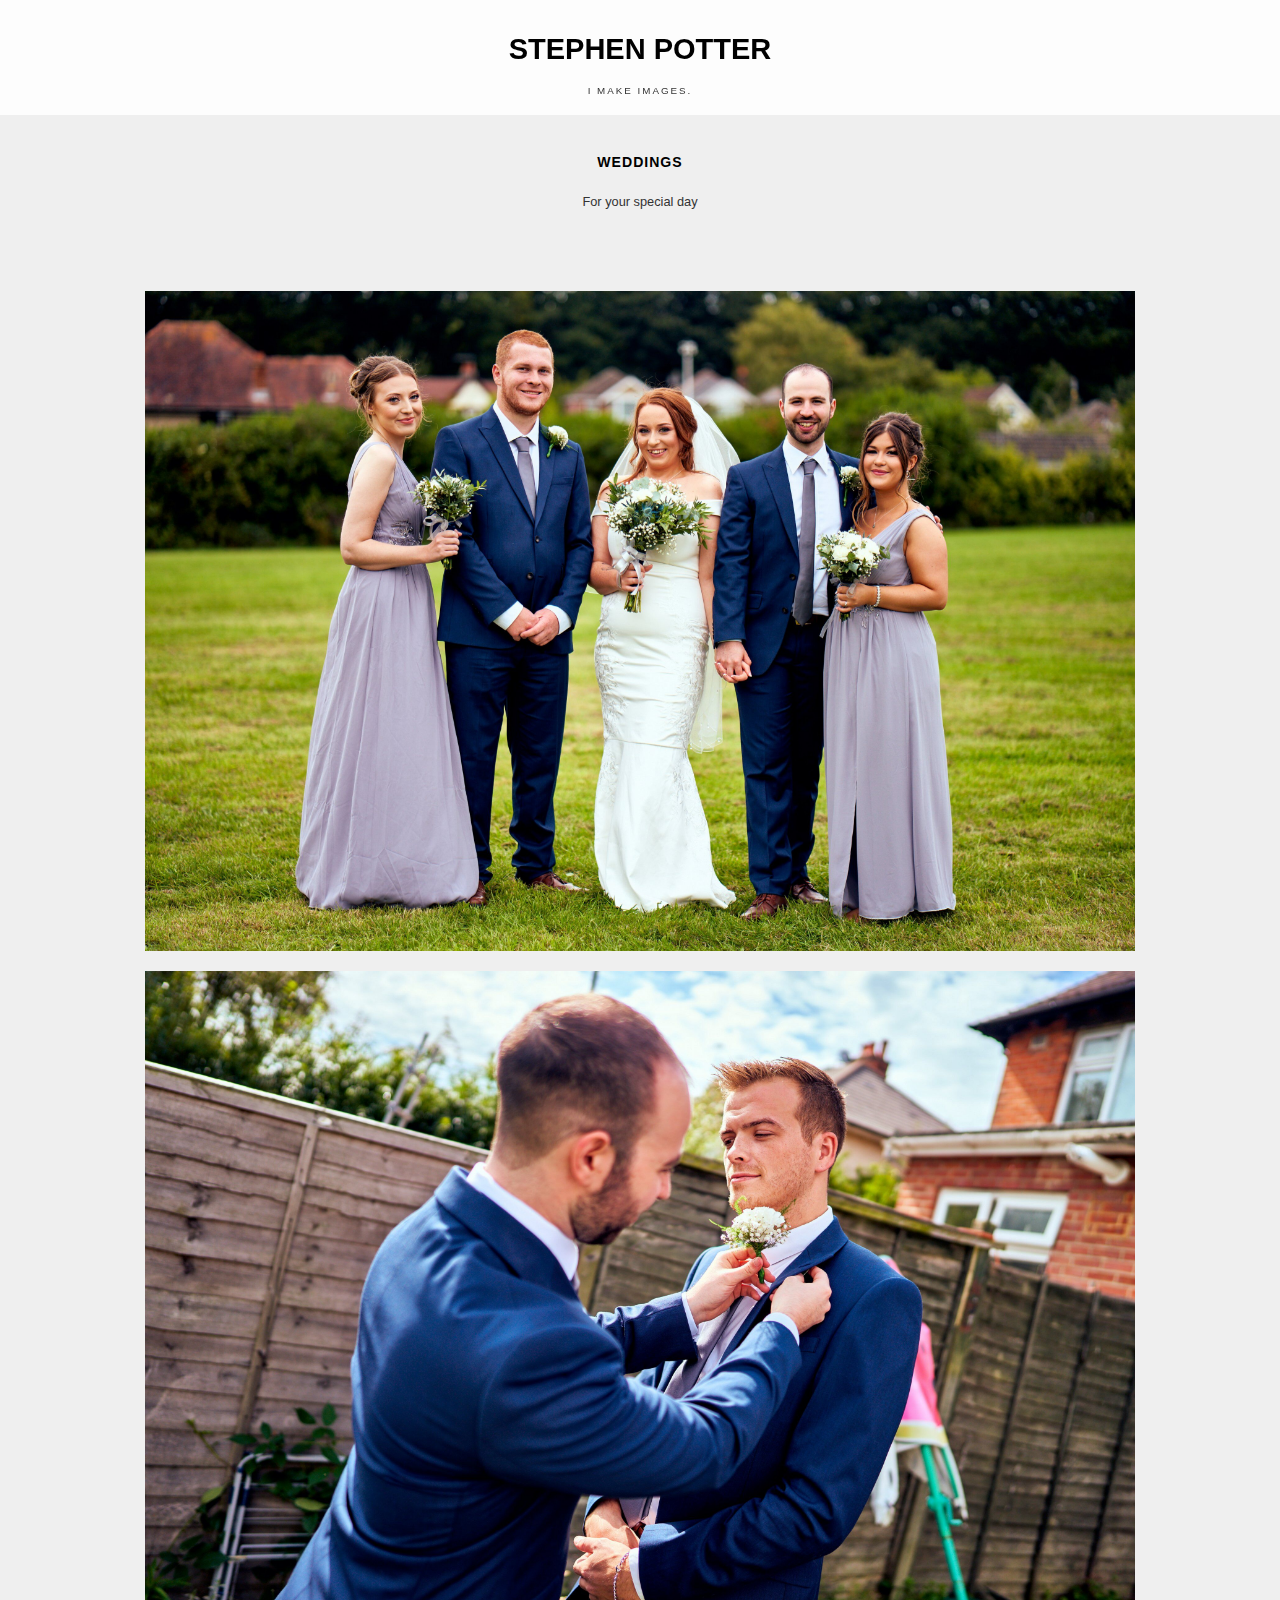
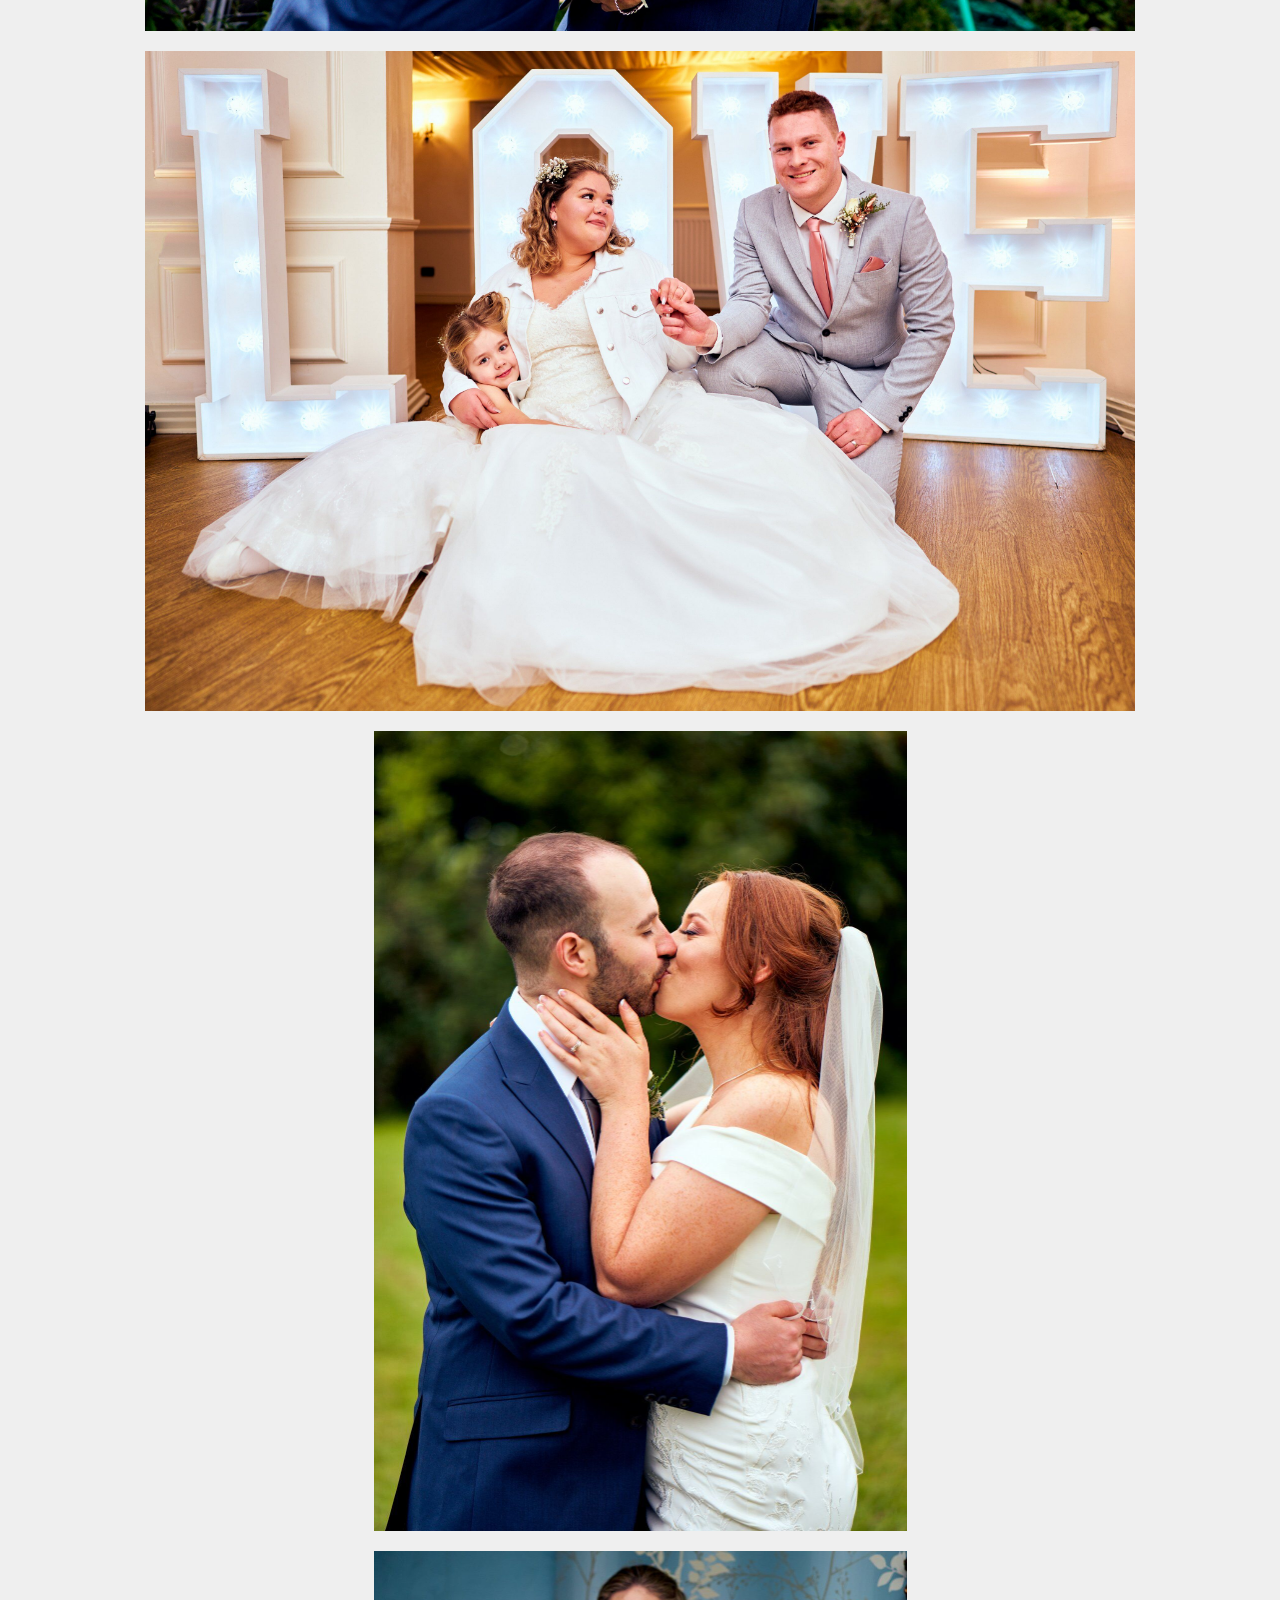
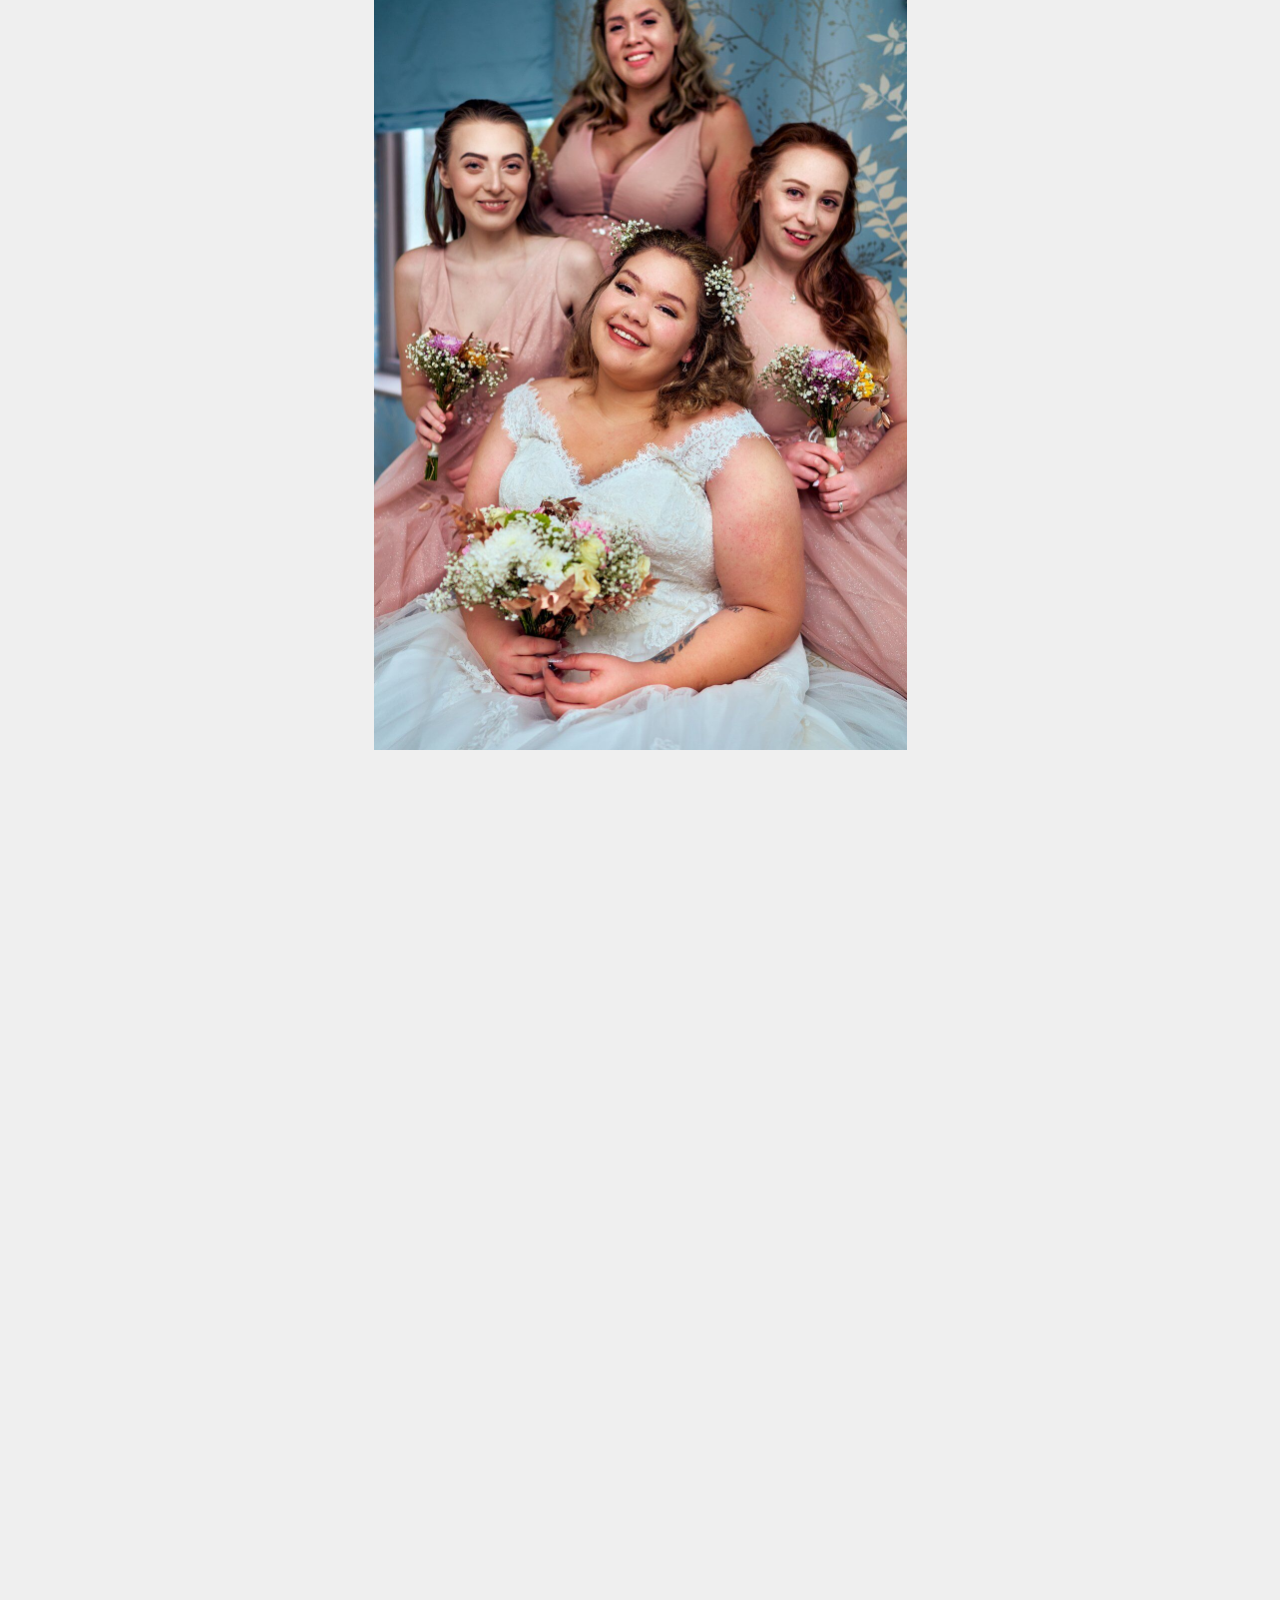
<file: weddings/index.html>
<!DOCTYPE html>
<html class="">

<head>
	<meta http-equiv="content-type" content="text/html; charset=UTF-8">
	<meta charset="utf-8">
	<meta http-equiv="X-UA-Compatible" content="IE=edge,chrome=1">
	<meta name="description" content="For your special day">
	<meta name="author" content="Stephen Potter">
	<meta name="viewport" content="width=device-width, initial-scale=1, minimum-scale=1">
	<link rel="stylesheet" type="text/css" href="../styles/normalize.css">
	<link rel="stylesheet" type="text/css" rel="stylesheet" type="text/css" href="../styles/style.css">
	<link rel="icon" type="image/x-icon" href="../images/favicon.ico">
	<title>Weddings - Stephen Potter</title>
	<meta property="og:site_name" content="Stephen Potter">
	<meta property="og:title" content="Weddings">
</head>

<body>
	<header class="main">
		<div class="inner">
			<h1>
				<a href="../index.html" title="Home">Stephen Potter</a>
			</h1>
			<div class="site_tagline">
				I make images. </div>
		</div>
	</header>
	<div id="outer">
		<div id="container" style="top: 113px; padding-bottom: 75px;">
			<div class="top">
				<h4>Weddings</h4>
				<p>For your special day</p>
			</div>
			<ul class="content-list">
				<li>
					<span class="img-wrap">
						<img class="content fade-in-image" src="./images/13-37-SP-09591,xlarge.2x.1600046595.jpg"
							alt="13-37-SP-09591.jpg" width="1180" height="787" loading="lazy">
					</span>
				</li>
				<li>
					<span class="img-wrap">
						<img class="content fade-in-image" src="./images/10-56-SP-09215,xlarge.2x.1600046858.jpg"
							alt="10-56-SP-09215.jpg" width="1180" height="787" loading="lazy">
					</span>
				</li>
				<li>
					<span class="img-wrap">
						<img class="content fade-in-image" src="./images/14-41-SP-02224,xlarge.2x.1607879600.jpg"
							alt="14-41-SP-02224.jpg" width="1180" height="787" loading="lazy">
					</span>
				</li>
				<li>
					<span class="img-wrap">
						<img class="content fade-in-image" src="./images/13-40-SP-09627,medium_large.2x.1600046588.jpg"
							alt="13-40-SP-09627.jpg" width="533" height="800" loading="lazy">
					</span>
				</li>
				<li>
					<span class="img-wrap">
						<img class="content fade-in-image" src="./images/13-28-SP-01197,medium_large.2x.1607881116.jpg"
							alt="13-28-SP-01197.jpg" width="533" height="800" loading="lazy">
					</span>
				</li>
				<li>
					<span class="img-wrap">
						<img class="content fade-in-image" src="./images/15-06-SP-01434,xlarge.2x.1607879679.jpg"
							alt="15-06-SP-01434.jpg" width="1180" height="787" loading="lazy">
					</span>
				</li>
				<li>
					<span class="img-wrap">
						<img class="content fade-in-image" src="./images/13-02-SP-09444,xlarge.2x.1600046531.jpg"
							alt="13-02-SP-09444.jpg" width="1180" height="787" loading="lazy">
					</span>
				</li>
				<li>
					<span class="img-wrap">
						<img class="content fade-in-image" src="./images/13-41-SP-09642,medium_large.2x.1600046591.jpg"
							alt="13-41-SP-09642.jpg" width="533" height="800" loading="lazy">
					</span>
				</li>
				<li>
					<span class="img-wrap">
						<img class="content fade-in-image" src="./images/14-38-SP-02208,xlarge.2x.1607879606.jpg"
							alt="14-38-SP-02208.jpg" width="1180" height="787" loading="lazy">
					</span>
				</li>
				<li>
					<span class="img-wrap">
						<img class="content fade-in-image" src="./images/13-03-SP-09466,medium_large.2x.1600046542.jpg"
							alt="13-03-SP-09466.jpg" width="533" height="800" loading="lazy">
					</span>
				</li>
				<li>
					<span class="img-wrap">
						<img class="content fade-in-image" src="./images/12-53-SP-09369,xlarge.2x.1600046500.jpg"
							alt="12-53-SP-09369.jpg" width="1180" height="787" loading="lazy">
					</span>
				</li>
				<li>
					<span class="img-wrap">
						<img class="content fade-in-image" src="./images/16-29-SP-00389,medium_large.2x.1600046735.jpg"
							alt="16-29-SP-00389.jpg" width="533" height="800" loading="lazy">
					</span>
				</li>
				<li>
					<span class=" img-wrap">
						<img class="content fade-in-image" src="./images/14-02-SP-02123,xlarge.2x.1608053012.jpg"
							alt="14-02-SP-02123.jpg" width="1180" height="787" loading="lazy">
					</span>
				</li>
				<li>
					<span class="img-wrap">
						<img class="content fade-in-image" src="./images/14-18-SP-01506,xlarge.2x.1600046645.jpg"
							alt="14-18-SP-01506.jpg" width="1180" height="787" loading="lazy">
					</span>
				</li>
				<li>
					<span class="img-wrap">
						<img class="content fade-in-image" src="./images/13-57-SP-02102,xlarge.2x.1608053249.jpg"
							alt="13-57-SP-02102.jpg" width="1180" height="787" loading="lazy">
					</span>
				</li>
				<li>
					<span class="img-wrap">
						<img class="content fade-in-image" src="./images/14-55-SP-02254,xlarge.2x.1607879651.jpg"
							alt="14-55-SP-02254.jpg" width="1180" height="787" loading="lazy">
					</span>
				</li>
				<li>
					<span class="img-wrap">
						<img class="content fade-in-image" src="./images/18-23-SP-01701,xlarge.2x.1607879751.jpg"
							alt="18-23-SP-01701.jpg" width="1180" height="787" loading="lazy">
					</span>
				</li>
				<li>
					<span class="img-wrap">
						<img class="content fade-in-image" src="./images/17-36-SP-02266,xlarge.2x.1607879726.jpg"
							alt="17-36-SP-02266.jpg" width="1180" height="787" loading="lazy">
					</span>
				</li>
				<li>
					<span class="img-wrap">
						<img class="content fade-in-image" src="./images/20-42-SP-01073-1,xlarge.2x.1600446149.jpg"
							alt="20-42-SP-01073-1.jpg" width="1180" height="787" loading="lazy">
					</span>
				</li>
			</ul>
		</div>
	</div>
</body>

</html>
</file>
<file: styles/style.css>
body {
  font-size: 80%;
  line-height: 1.5;
  background: #fff;
  text-align: center;
  color: #333333;
  background: #efefef;
  font-family: Arial, Helvetica, sans-serif;
}

img {
  -ms-interpolation-mode: bicubic;
  vertical-align: bottom
}

a,
a:link,
a:visited {
  color: #000000;
  font-weight: 700;
  text-decoration: none
}

a:hover {
  color: rgb(81, 81, 81);
  text-decoration: underline
}

h1,
h2,
h3,
h4,
h5,
h6 {
  font-size: 1.1em;
  color: #000000;
  font-weight: 600;
  font-family: Arial, Helvetica, sans-serif;
}

h3,
h4 {
  text-transform: uppercase;
  letter-spacing: 1px;
  font-family: Arial, Helvetica, sans-serif;
}

.center {
  text-align: center
}


label {
  font-size: inherit;
  color: #000000;
  text-transform: uppercase;
  letter-spacing: 1px;
  font-weight: 700;
  font-size: .8rem;
  cursor: pointer;
  display: block;
  margin-bottom: .5em
}

header.main {
  width: 100%;
  position: fixed;
  z-index: 1000;
  top: 0;
  text-align: center;
  text-transform: uppercase;
  font-size: .9em;
  letter-spacing: 1px;
  background-color: rgba(255, 255, 255, 0.85);
  -webkit-backdrop-filter: blur(20px);
  backdrop-filter: blur(20px);
}

header.main .inner {
  padding-bottom: 16px;
  padding-top: 16px;
  margin: 0 auto
}

header.main h1 {
  font-size: 29px;
  font-weight: 600;
  letter-spacing: 0px;
  line-height: 1;
  text-transform: uppercase
}

.site_tagline {
  font-size: .85em;
  letter-spacing: 2px;
  font-weight: 300
}

footer.main {
  width: 100%;
  z-index: 9999;
  position: fixed;
  bottom: 0;
  text-align: center;
  background: #ffffff;
  padding-top: 16px;
  padding-bottom: 16px;
  margin-top: 16px
}

nav,
nav ul {
  margin: 0;
  padding: 0
}

nav ul {
  list-style: none
}

nav ul,
nav ul li {
  display: inline-block
}

nav ul li {
  text-transform: uppercase;
  font-size: .9em;
  margin-right: 38px;
  letter-spacing: 1px;
  font-weight: 600
}

nav ul li:last-child {
  margin-right: 0
}

nav ul li a {
  padding: 2px 8px
}

nav ul li a:hover {
  text-decoration: none
}

div#outer {
  width: 100%;
  text-align: center
}

div#container {
  margin: 0 auto;
  padding: 20px 10px;
  position: relative;
  max-width: 1100px
}

ul.content-list {
  padding: 0;
  list-style: none
}

ul.content-list li {
  margin: 0 0 20px;
  padding: 0;
  width: 100%;
  display: block;
  text-align: center
}

span.img-wrap {
  position: relative;
  display: block;
  line-height: 0;
  width: 90%;
  margin: 0 auto
}

span.img-data {
  width: 100%;
  display: inline-block
}

span.img-pag {
  display: block;
  position: absolute;
  height: 100%;
  text-align: center;
  z-index: 1
}

span.img-pag.left {
  top: 0;
  left: -100px
}

span.img-pag.right {
  top: 0;
  right: -100px
}

span.img-pag span {
  position: absolute;
  top: 50%;
  margin-top: -9px
}

span.img-pag a {
  color: #333333;
  font-size: 18px
}

span.img-pag a:hover {
  color: #000000
}

span.img-caption {
  display: inline-block
}

span.meta {
  display: block;
  text-transform: uppercase;
  font-size: .82em;
  letter-spacing: 1px
}

span.meta,
span.meta a,
span.meta a:visited {
  color: #777777;
  font-weight: 400
}

span.meta p {
  margin: 1.2em
}

span.meta strong {
  display: block;
  margin-bottom: 4px
}

img.content {
  margin: 0 auto;
  max-width: 100%;
  max-height: 800px;
  height: auto
}


.fade-in-image {
  animation: fadeIn 0.4s;
}

@keyframes fadeIn {
  0% {
    opacity: 0;
  }

  100% {
    opacity: 1;
  }
}

div.top {
  width: 65%;
  margin: 0 auto;
  margin-bottom: 80px;
  max-width: 720px
}

div.img {
  margin: 0 0 80px
}

.nav {
  font-weight: 600;
  text-transform: uppercase;
  letter-spacing: 1px;
  font-size: .9em;
  margin-top: 1.33em
}

.nav.num {
  padding: 1px 0;
  text-align: center
}

span.album-top-link {
  display: inline-block;
  margin-bottom: 1em
}

div.bot {
  margin-top: 80px
}

div.bot ul {
  display: table;
  width: 100%;
  margin: 0 auto;
  border: none;
  border-collapse: collapse;
  border-spacing: 0
}

div.bot ul li {
  display: table-row;
  width: 100%
}

div.bot ul li span.cell {
  display: table-cell;
  vertical-align: top;
  text-align: center;
  padding: 0 0 80px;
  font-size: 1.1em
}

div.bot ul li span.cell.left {
  text-align: left;
  padding-right: 20px;
  width: 25%;
  white-space: nowrap
}

div.bot ul li span.cell.middle {
  width: 50%
}

div.bot ul li span.cell.right {
  text-align: right;
  padding-left: 20px;
  width: 25%;
  white-space: nowrap
}

div.bot ul li span.cell.single {
  width: 100%
}

#infinite_load_msg {
  display: none;
  width: 100%;
  text-align: center;
  padding-bottom: 80px
}

#infinite_load_msg span {
  display: inline-block
}

#infinite_load_msg span:before {
  margin-right: 6px;
  top: 4px;
  position: relative;
  content: "";
  display: inline-block;
  height: 16px;
  width: 16px
}

#infinite_load_msg span:before,
img.k-lazy-loading {
  background-repeat: no-repeat;
  background-position: 50%;
  background-size: 24px 24px;
}

span.covers {
  width: 100%;
  font-size: 0;
  line-height: 0;
  padding: 0;
  margin: 0 0 10px
}

span.cover,
span.covers {
  display: block;
  position: relative
}

span.cover {
  float: left;
  padding-left: 5px;
  padding-right: 5px;
  box-sizing: border-box
}

span.covers.n1 span.cover {
  width: 100%
}

span.covers.n2 span.cover {
  width: 50%
}

span.covers.n3 span.cover {
  width: 33.2%
}

span.covers.n4 span.cover {
  width: 25%
}

span.covers.n5 span.cover {
  width: 20%
}

span.covers.n6 span.cover {
  width: 16%
}

span.cover img.content {
  margin: 0 auto
}

#text {
  width: 75%;
  margin: 0 auto
}

@media only screen and (max-width:1024px) {
  div.top {
    width: 100%
  }

  div#text {
    width: 100%
  }
}

@media only screen and (min-device-width:320px) and (max-device-width:480px) {
  footer.main {
    position: fixed
  }

  div.bot ul li span.cell.left+span.cell {
    vertical-align: middle
  }

  div.bot ul li span.cell.left,
  div.bot ul li span.cell.right {
    width: 40%;
    white-space: normal;
    vertical-align: middle
  }
}
</file>
